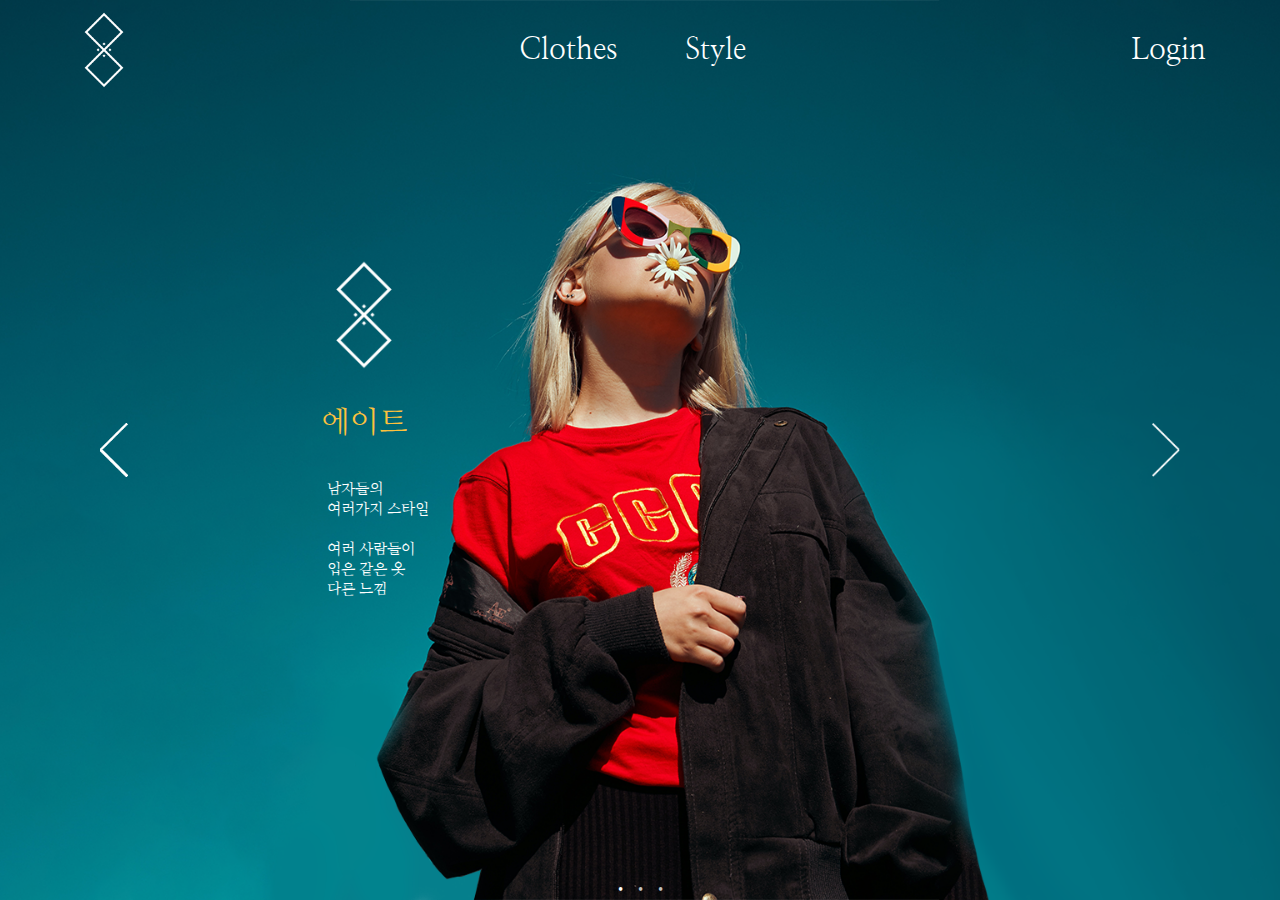
<file: index.html>
<!DOCTYPE html>
<html lang="en">
<head>
    <meta charset="UTF-8">
    <meta http-equiv="X-UA-Compatible" content="IE=edge">
    <meta name="viewport" content="width=device-width, initial-scale=1.0">
    <title>에이트</title>
    <link rel="stylesheet" href="index.css">
</head>
<body>
    <div class = "container">
        <div class="header">
            <div class="logo"></div>
            <div class="nav">
                <ul class = "center">
                    <li><a href="clothes.html">Clothes</a></li>
                    <li><a href="style.html">Style</a></li>
                 </div>
                 </ul>
                 <div class="right">
                 <ul>
                    <li><a href="login.html"id ="login">Login</a></li>
             </ul>
         </div>
           
               
           </div>

    <div class="slide slide_wrap">
        <div class="slide_item">
            <div class="hero">
                <div class="logo2"></div>
                <div class= "eight">에이트</div>
                <span class="text1">
                 남자들의<br>
               여러가지 스타일
               <br><br>
               여러 사람들이 <br>
               입은 같은 옷<br>
               다른 느낌
                 
               </span>
                </div>
        </div>
        <div class="slide_item">
            <div class="hero2">
               
                <div class= "clothes">Clothes</div>
                <div class= "combination">combination</div>
                <span class="text2">
                 여러 사람들이 입은<br>
               같은 옷, 다른느낌
               </span>
               <div class = "viewmore"onclick="location.href='clothes.html';">view more</div>
               <div class = "box"onclick="location.href='clothes.html';"></div>
               <div class = "hwas"onclick="location.href='clothes.html';"></div>
                </div>
        </div>
        <div class="slide_item">
            <div class="hero3">
               
                <div class= "style">Style</div>
                <div class= "introduce">5 type</div>
                <span class="text3">
                남자들의 스타일<br>
               소개 및 쇼핑몰 추천
               </span>
               <div class = view>
               <div class = "viewmore2"onclick="location.href='style.html';">view more</div>
               <div class = "box2"onclick="location.href='style.html';"></div>
               <div class = "hwas2"onclick="location.href='style.html';"></div>
            </div>
                </div>
        </div>
       
        <div class="slide_prev_button slide_button"></div>
        <div class="slide_next_button slide_button"></div>
        <ul class="slide_pagination"></ul>
      </div>
    
  </div>    
   <script src="index.js"></script>
</body>
</html>
</file>
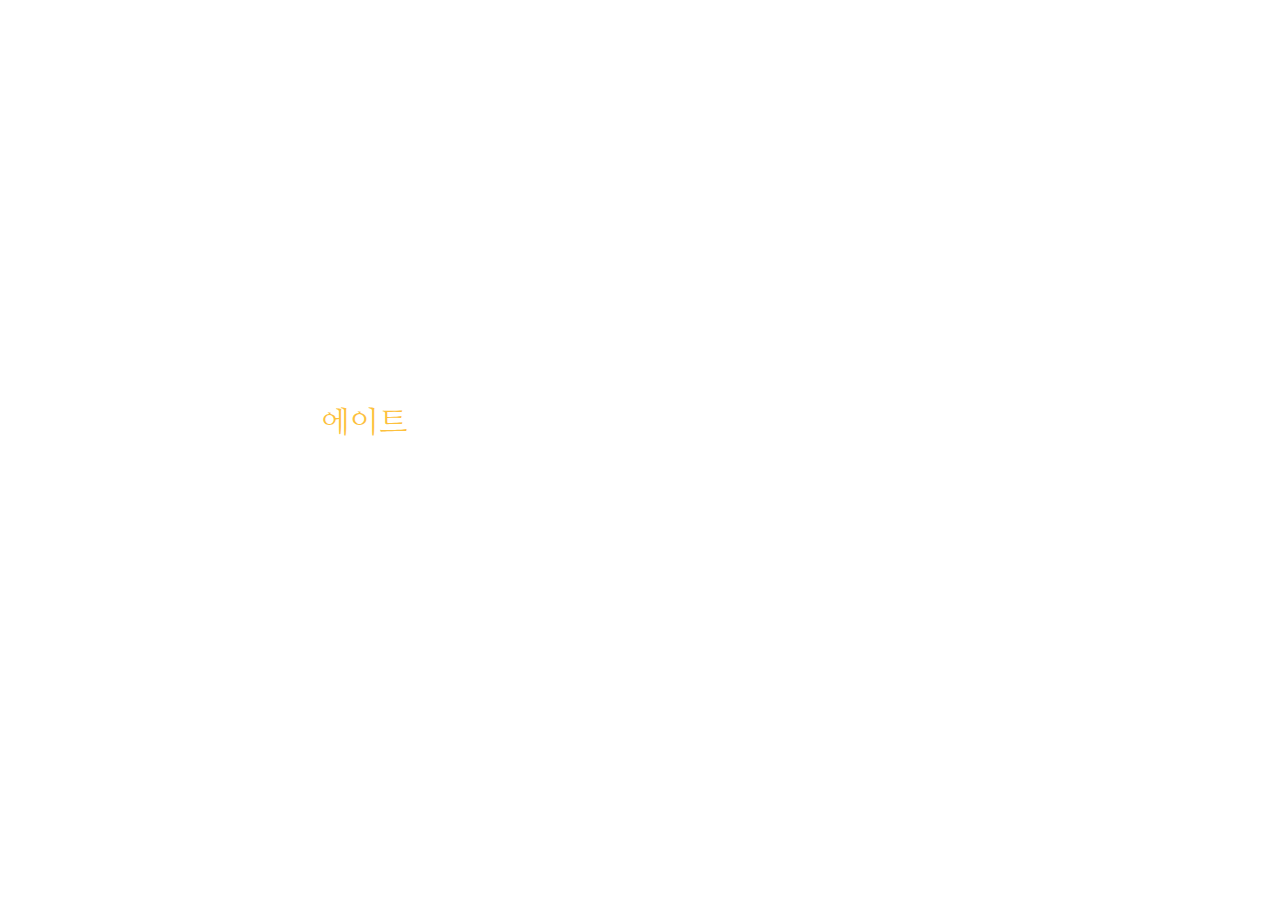
<file: index2.html>
<!DOCTYPE html>
<html lang="en">
<head>
    <meta charset="UTF-8">
    <meta http-equiv="X-UA-Compatible" content="IE=edge">
    <meta name="viewport" content="width=device-width, initial-scale=1.0">
    <title>에이트</title>
    <link rel="stylesheet" href="index.css">
</head>
<body>
    
    
   <div class = "container">
    <div class="header">
        <div class="logo"></div>
        <div class="nav">
            <ul class = "center">
                <li><a href="clothes.html">Clothes</a></li>
                <li><a href="style.html">Style</a></li>
             </div>
             </ul>
             <div class="right">
             <ul>
                <li><a href="login.html"id ="login">Login</a></li>
         </ul>
     </div>
       
           
       </div>
      <div id = "slideshow">
        <div class="inner">
       <div class="hero">
           <div class="logo2"></div>
           <div class= "eight">에이트</div>
           <span class="text1">
            남자들의<br>
          여러가지 스타일
          <br><br>
          여러 사람들이 <br>
          입은 같은 옷<br>
          다른 느낌
            
          </span>
           </div>
       </div>
       

       <div class="prev"></div>
       <div class="next"></div>
       </div>
   </div>
</body>
</html>
</file>
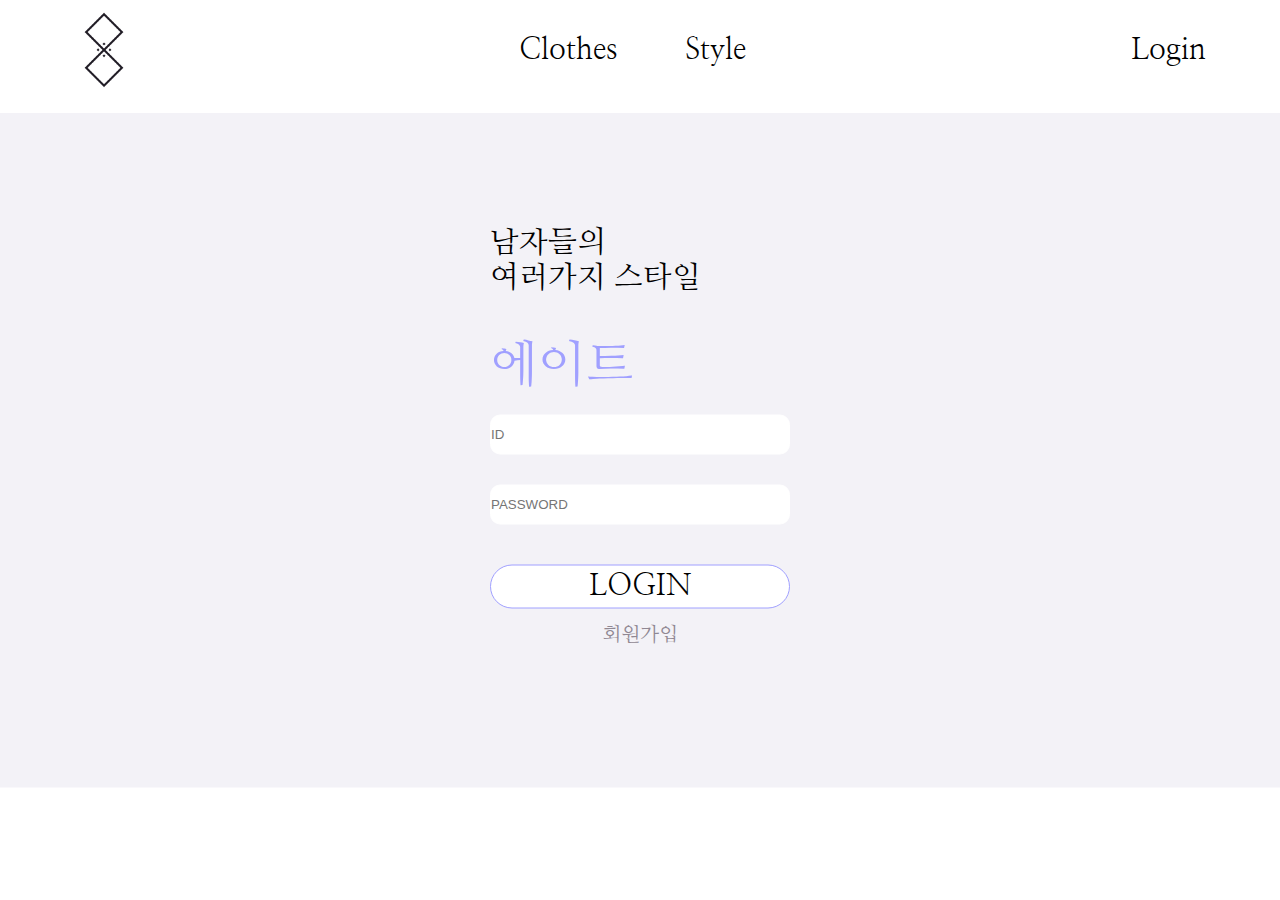
<file: login.html>
<!DOCTYPE html>
<html lang="en">
<head>
    <meta charset="UTF-8">
    <meta http-equiv="X-UA-Compatible" content="IE=edge">
    <meta name="viewport" content="width=device-width, initial-scale=1.0">
    <title>에이트</title>
    <link rel="stylesheet" href="login.css">
    <script src="./login.js" type="text/javascript"></script>
</head>
<body>   
   <div class = "container">
    <div class="header">
        <div class="logo"onclick="location.href='index.html';"></div>
        <div class="nav">
            <ul class = "center">
                <li><a href="clothes.html">Clothes</a></li>
                <li><a href="style.html">Style</a></li>
             </div>
             </ul>
             <div class="right">
             <ul>
                <li><a href="login.html"id ="login">Login</a></li>
         </ul>
     </div>       
      </div>
      <div id = "slideshow">
       <div class="hero"> 
        <div id="container" class="main_container">
            <div style="padding: 20px;"></div>
            <div class="login_center">
            <div class="login_container">
                <div class="form_container">
                    <form name="login_form" action="/cookie" method="get">
                                <span class="text1">
                                    남자들의<br>
                                    여러가지 스타일</span>
                                    <div class= "eight">에이트</div>
                            <div>
                            <div>
                                <input type="text" name="username" placeholder="ID" class="form_input1"/>
                            </div>
                            <div class="form_text_alert_padding">
                                <div id="alert_username" class="form_text_alert"></div>
                            </div>
                        </div>    
                        <div>
                            <div>
                                <input type="password" name="password" placeholder="PASSWORD" class="form_input2" />
                            </div>
                            <div class="form_text_alert_padding">
                                <div id="alert_password" class="form_text_alert"></div>
                            </div>
                        </div>      
                        <div style="height: 10px;"></div>
                        <div>
                            <button type="button" class="form_submit_button" onclick="login()">LOGIN</button>
                        </div>
                    </form>
                    <div class='text3'>회원가입</div>
                </div>
            </div>
        </div>
        </div>
    </div>
    </div>   
    </div>
</body>
</html>
</file>
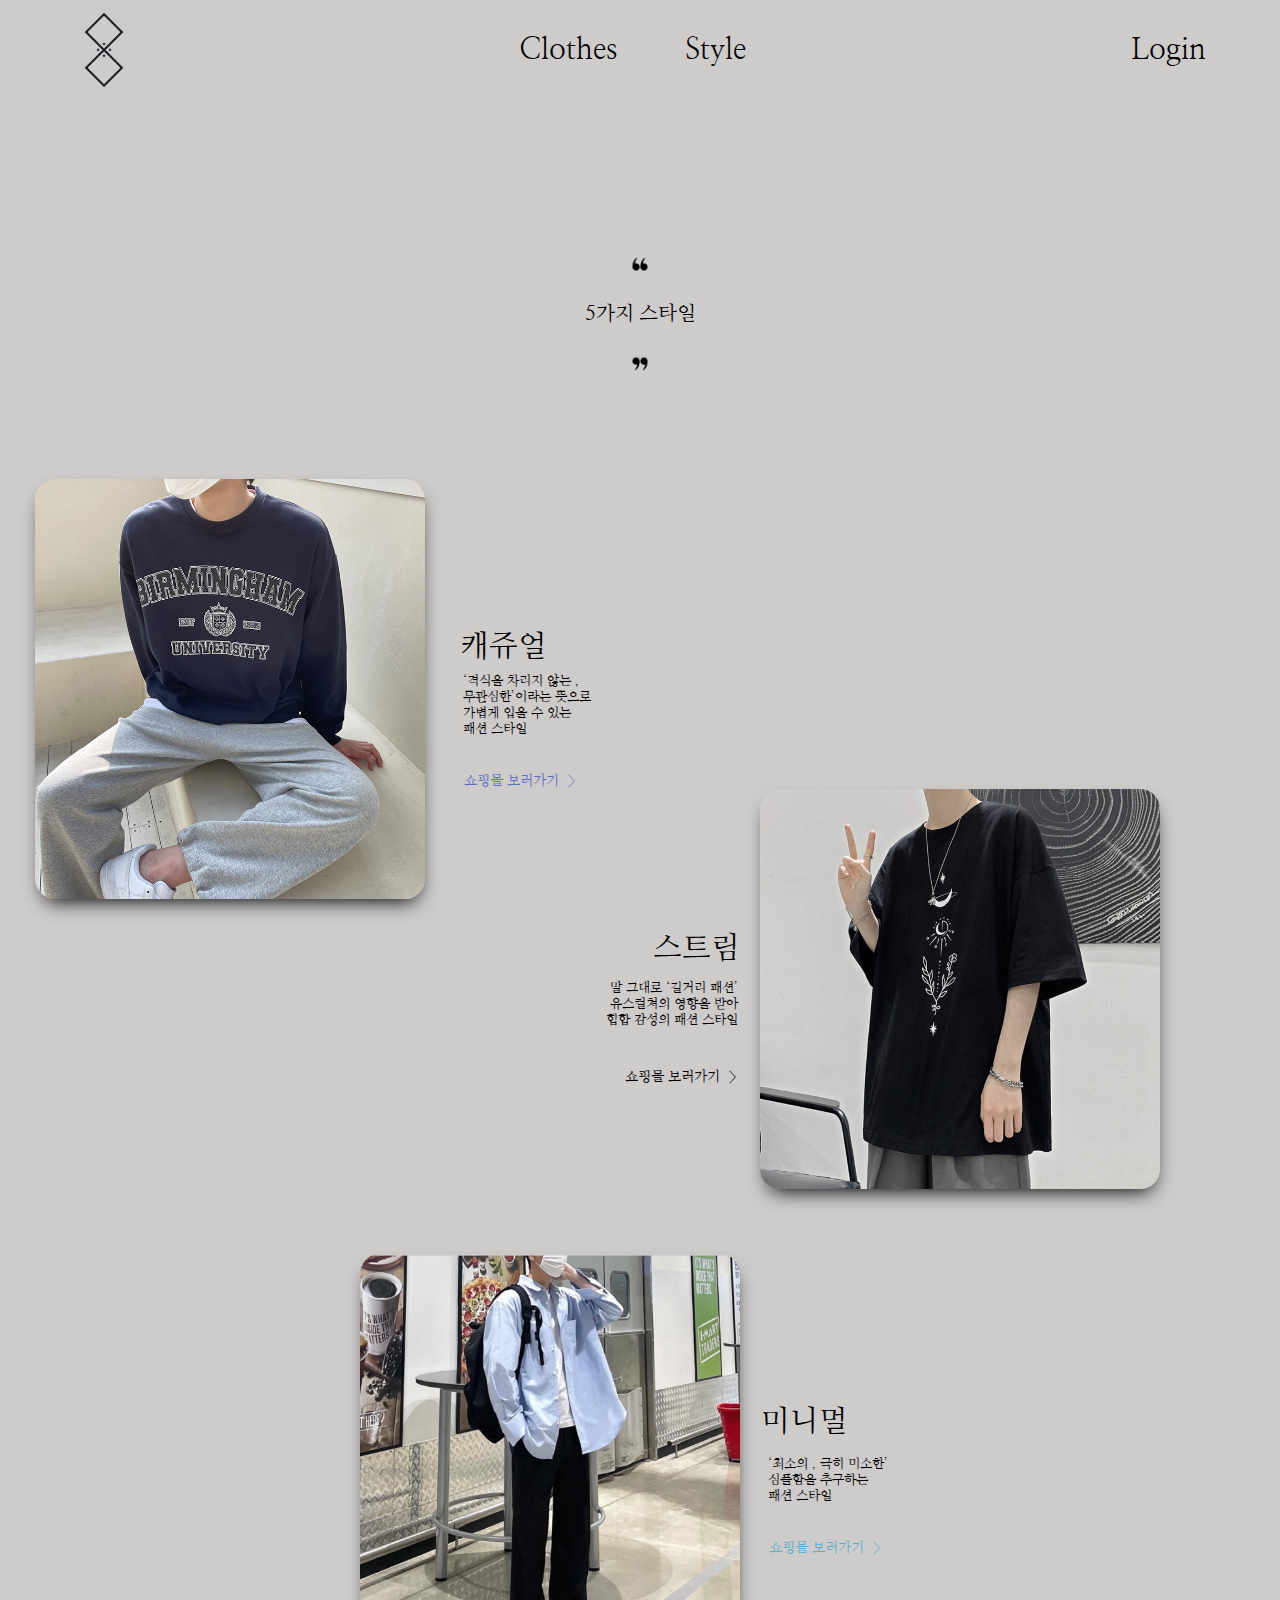
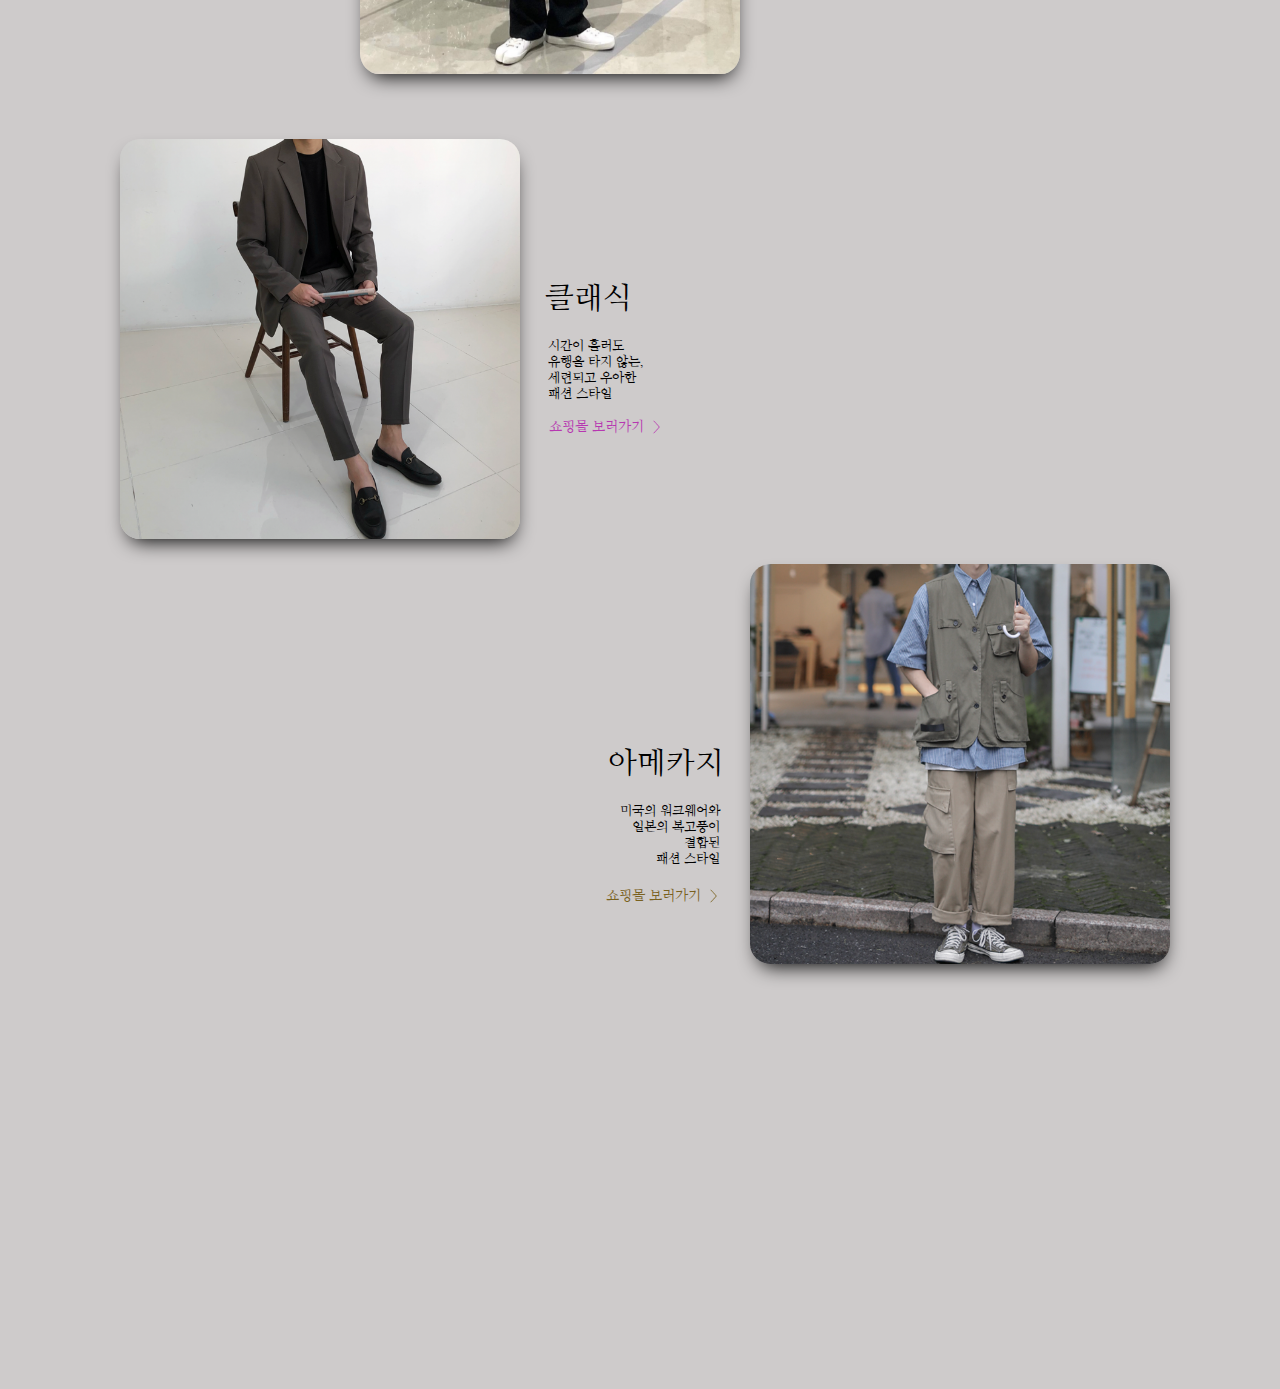
<file: style.html>
<!DOCTYPE html>
<html lang="en">
<head>
    <meta charset="UTF-8">
    <meta http-equiv="X-UA-Compatible" content="IE=edge">
    <meta name="viewport" content="width=device-width, initial-scale=1.0">
    <title>style</title>
    <link rel="stylesheet" href="style.css">
</head>
<body>
    <div class = "container">
        <div class="header">
            <div class="logo"onclick="location.href='index.html';"></div>
            <div class="nav">
                <ul class = "center">
                    <li><a href="clothes.html">Clothes</a></li>
                    <li><a href="style.html">Style</a></li>
                 </div>
                 </ul>
                 <div class="right">
                 <ul>
                    <li><a href="login.html"id ="login">Login</a></li>
             </ul>
         </div>
        </div>
  
 <div class="style">
     
         <div class="ddaup"></div>
         <div class="type_t">5가지 스타일</div>
         <div class="ddado"></div>
     
 <div class="types">
     <div class="type_c">
        <img src='image/c_im.jpeg'>
        <div class="c_name">캐쥬얼</div>
        <div class="c_p">‘격식을 차리지 않는 , <br>
            무관심한’이라는 뜻으로<br>
            가볍게 입을 수 있는<br>
            패션 스타일</div>
        <div class="c_go"onclick="location.href='style_c.html'">쇼핑몰 보러가기
        <img src='image/hw_c.png'></div>
     </div>
     <div class="type_s">
        <img src='image/720X720.jpeg'>
        <div class="s_name">스트림</div>
        <div class="s_p">말 그대로 ‘길거리 패션’<br>
            유스컬쳐의  영향을 받아 <br>
            힙합 감성의 패션 스타일</div>
        <div class="s_go"onclick="location.href='style_s.html'">쇼핑몰 보러가기
        <img src='image/hw_s.png'></div>
     </div>
     <div class="type_m">
        <img src='image/m_im.png'>
        <div class="m_name">미니멀</div>
        <div class="m_p">‘최소의 , 극히 미소한’ <br>
            심플함을 추구하는<br>
            패션 스타일
        </div>
        <div class="m_go"onclick="location.href='style_m.html'">쇼핑몰 보러가기
        <img src='image/hw_m.png'></div>
     </div>
     <div class="type_cl">
        <img src='image/cl_im.png'>
        <div class="cl_name">클래식</div>
        <div class="cl_p">시간이 흘러도<br> 
            유행을 타지 않는,<br>
            세련되고 우아한<br>
            패션 스타일
        </div>
        <div class="cl_go"onclick="location.href='style_cl.html'">쇼핑몰 보러가기
        <img src='image/hw_cl.png'></div>
     </div>
     <div class="type_a">
        <img src='image/a_im.png'>
        <div class="a_name">아메카지</div>
        <div class="a_p">미국의 워크웨어와<br>
            일본의 복고풍이<br>
            결합된<br>
            패션 스타일<br>
        </div>
        <div class="a_go"onclick="location.href='style_a.html'">쇼핑몰 보러가기
        <img src='image/hw_a.png'></div>
     </div>
 </div>
 </div>

</div>
</body>
</html>
</file>
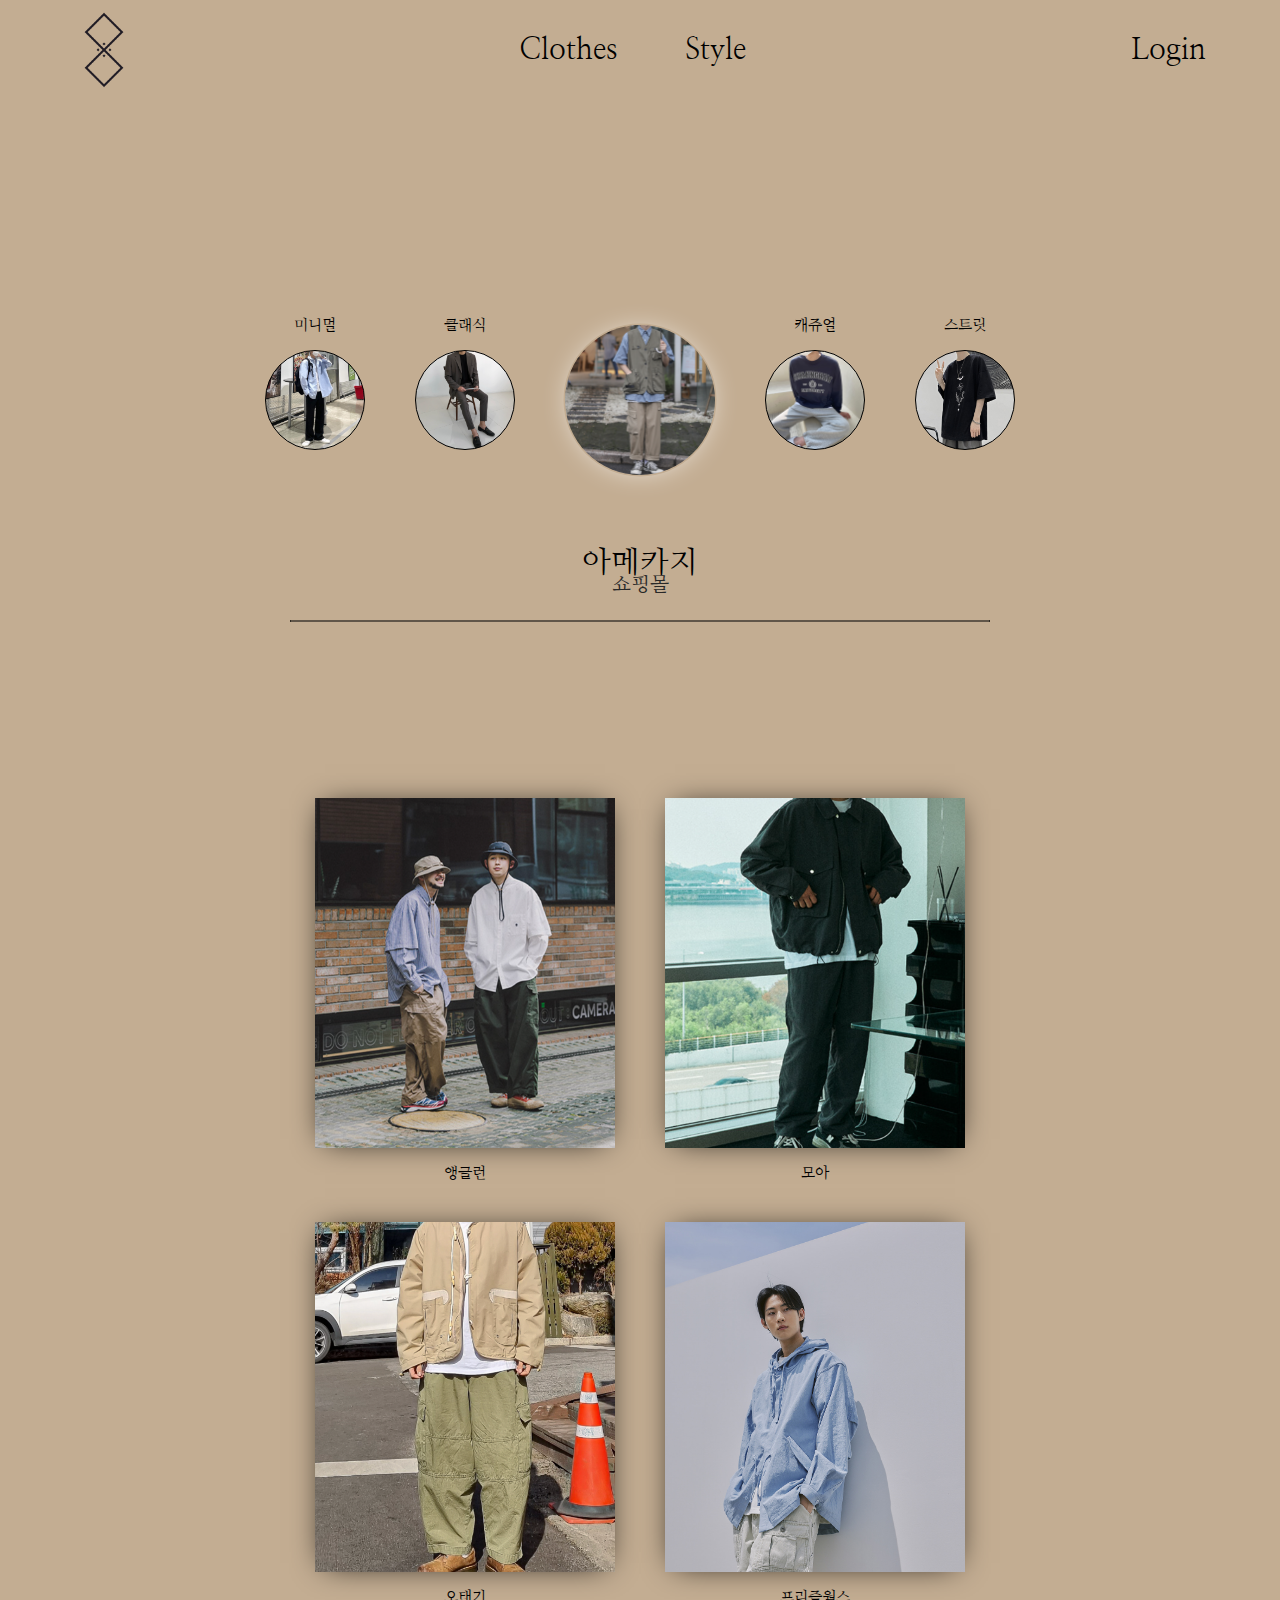
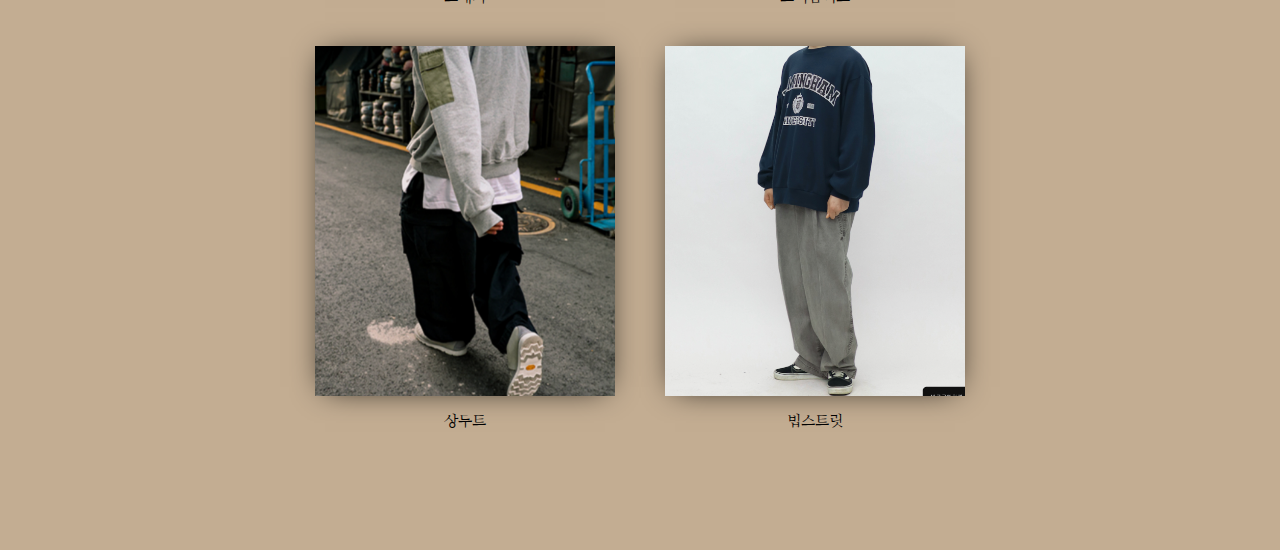
<file: style_a.html>
<!DOCTYPE html>
<html lang="en">
<head>
    <meta charset="UTF-8">
    <meta http-equiv="X-UA-Compatible" content="IE=edge">
    <meta name="viewport" content="width=device-width, initial-scale=1.0">
    <title>에이트</title>
    <link rel="stylesheet" href="style_a.css">
</head>
<body>
    <div class = "container">
        <div class="header">
            <div class="logo"onclick="location.href='index.html';"></div>
            
            <div class="nav">
                <ul class = "center">
                    <li><a href="clothes.html">Clothes</a></li>
                    <li><a href="style.html">Style</a></li>
                    
                 </div>
                 </ul>
                 <div class="right">
                 <ul>
                    <li><a href="login.html"id ="login">Login</a></li>
             </ul>
         </div>
        </div>
        <div class="casual">
            <div class="text-a">아메카지</div>
            <div class="image_a">
                <div class="imageborder"></div>
                <img src='image/a_im.png'>
                <div class="image_m"onclick="location.href='style_m.html';"></div>
                <div class="text_m">미니멀</div>
                <div class="image_cl"onclick="location.href='style_cl.html';"></div>
            <div class="text_cl">클래식</div>
            <div class="image_s"onclick="location.href='style_s.html';"></div>
            <div class="text_s">스트릿</div>
            <div class="image_c"onclick="location.href='style_c.html';"></div>
            <div class="text_c">캐쥬얼</div> 
        </div>
        
        </div>
        <div class="shoppingmall">쇼핑몰</div>
        <hr class="line"></hr>
        
      <div class="sh_box">
        <div class="sh_1"onclick="window.open('https://anglan.co.kr/')">
        <img src='image/sho/a_a.png'>
        </div>
        <div class="sh_1_text"onclick="window.open('https://anglan.co.kr/')">앵글런</div>
        
        <div class="sh_2"onclick="window.open('https://moaa-official.com/')">
            <img src='image/sho/a_m.png'>
            </div>
            <div class="sh_2_text"onclick="window.open('https://moaa-official.com/')">모아</div>
<!-- ------------------------------------------1줄--------------------------------------------------------------- -->

        <div class="sh_3"onclick="window.open('https://ohtaeki.com/')">
                <img src='image/sho/a_o.png'>
                </div>
                <div class="sh_3_text"onclick="window.open('https://ohtaeki.com/')">오태기</div>
                <div class="sh_4"onclick="window.open('https://frizm.co.kr/')">
                    <img src='image/sho/a_f.jpeg'>
                    </div>
                    <div class="sh_4_text"onclick="window.open('https://frizm.co.kr/')">프리즘웍스</div>        
<!-- ------------------------------------------2줄--------------------------------------------------------------- -->

                    <div class="sh_5"onclick="window.open('http://sansdoute.co.kr/')">
                        <img src='image/sho/a_s.png'>
                        </div>
                        <div class="sh_5_text"onclick="window.open('http://sansdoute.co.kr/')">상두트</div>
                        <div class="sh_6"onclick="window.open('http://www.vipstreet.net/')">
                            <img src='image/sho/a_v.png'>
                            </div>
                            <div class="sh_6_text"onclick="window.open('http://www.vipstreet.net/')">빕스트릿</div>        

            </div>
   

</div>
</body>
</html>
</file>
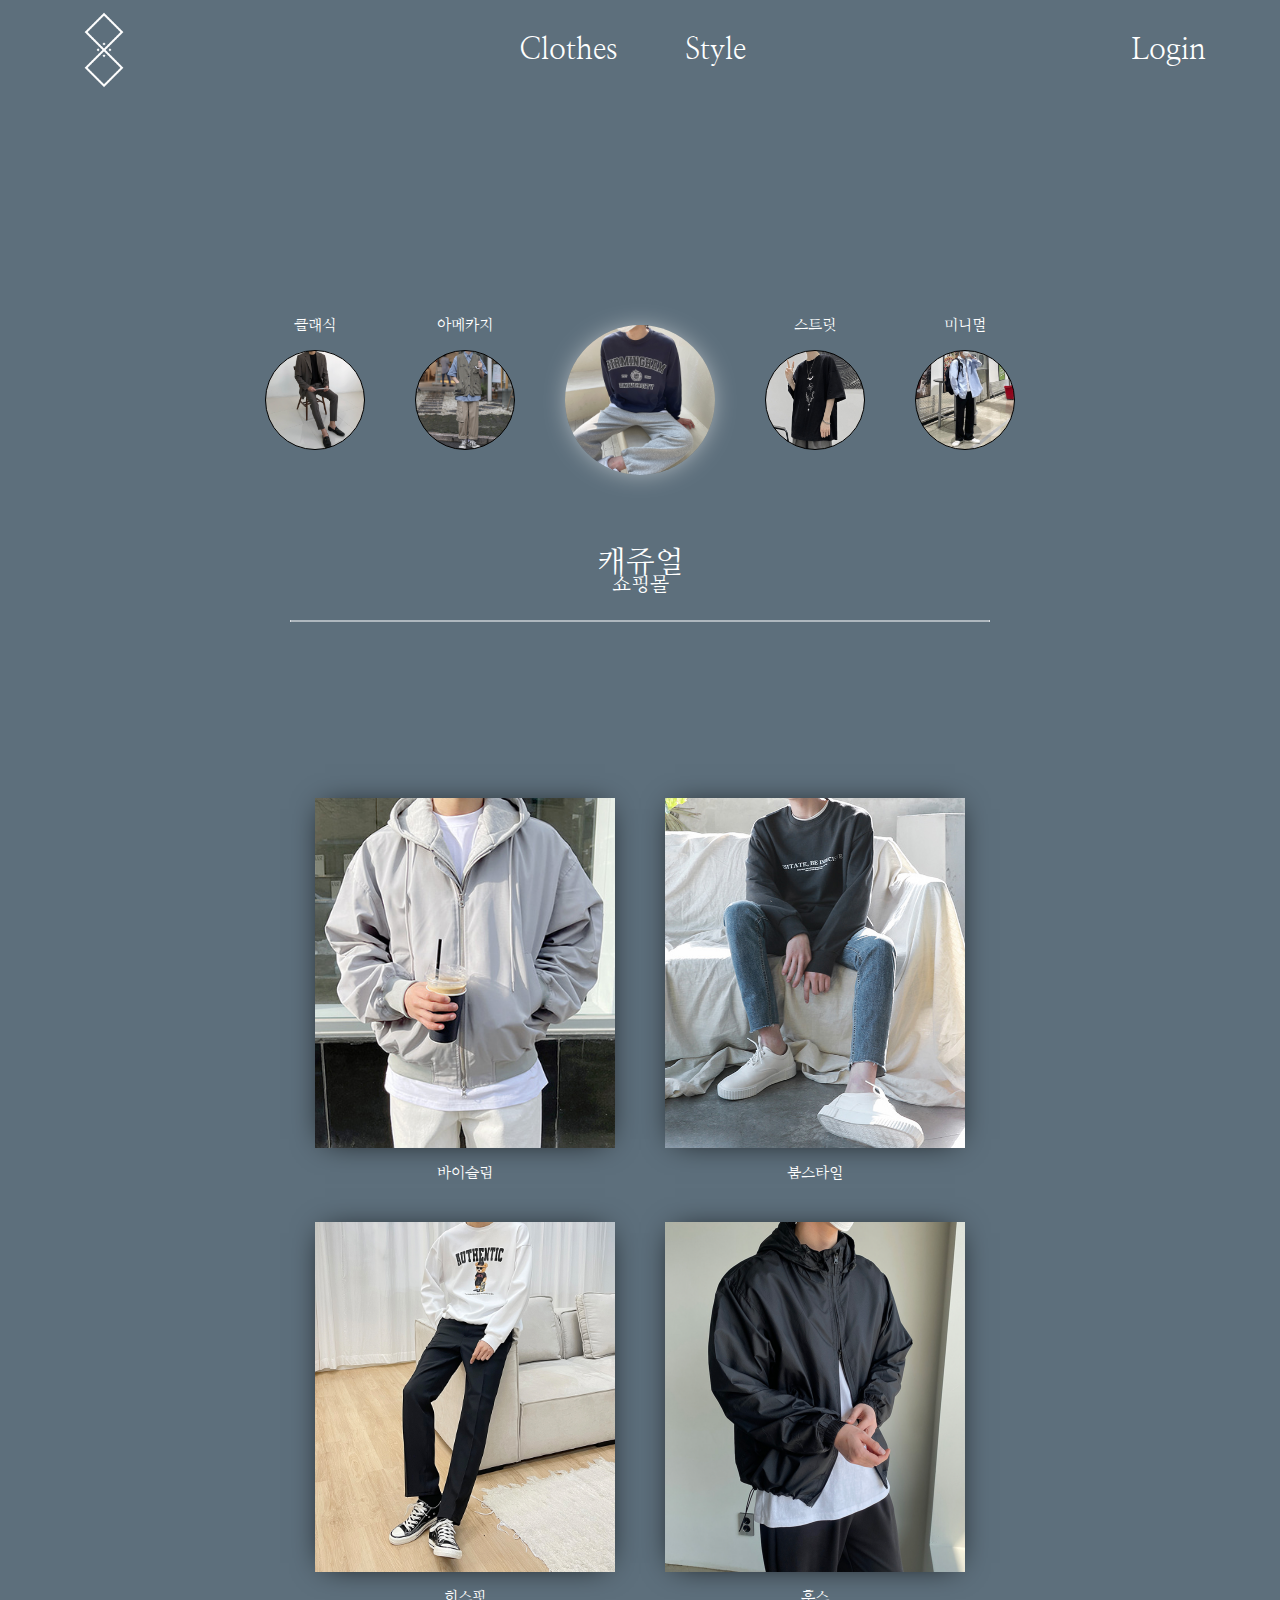
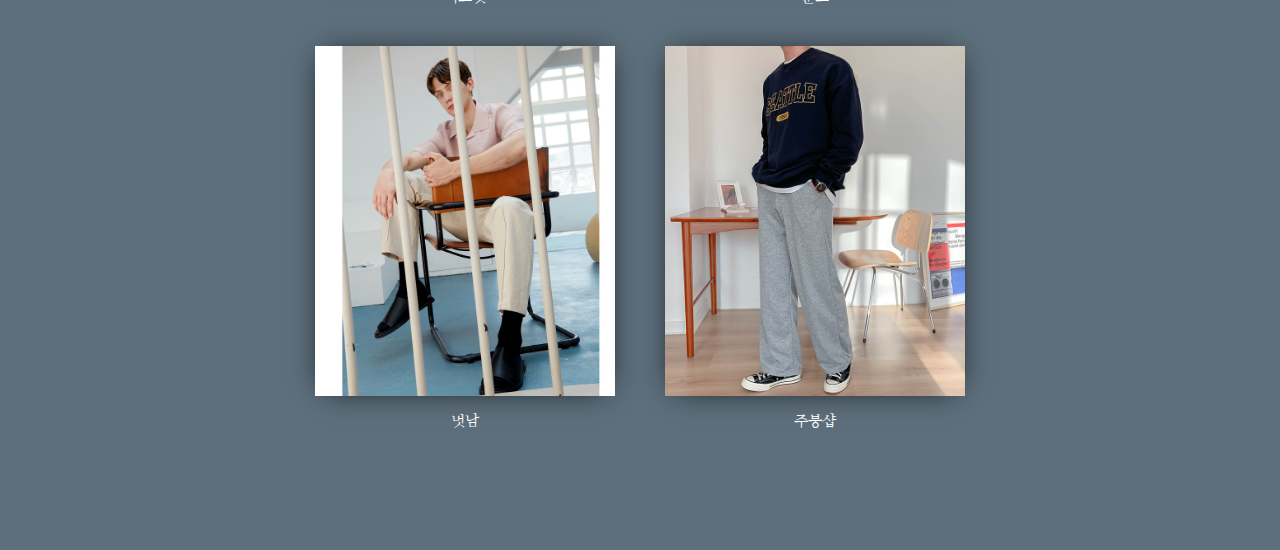
<file: style_c.html>
<!DOCTYPE html>
<html lang="en">
<head>
    <meta charset="UTF-8">
    <meta http-equiv="X-UA-Compatible" content="IE=edge">
    <meta name="viewport" content="width=device-width, initial-scale=1.0">
    <title>에이트</title>
    <link rel="stylesheet" href="style_c.css">
</head>
<body>
    <div class = "container">
        <div class="header">
            <div class="logo"onclick="location.href='index.html';"></div>
            <div class="nav">
                <ul class = "center">
                    <li><a href="clothes.html">Clothes</a></li>
                    <li><a href="style.html">Style</a></li>
                 </div>
                 </ul>
                 <div class="right">
                 <ul>
                    <li><a href="login.html"id ="login">Login</a></li>
             </ul>
         </div>
        </div>
        <div class="casual">
            <div class="text-c">캐쥬얼</div>
            <div class="image_c">
                <div class="image_a"onclick="location.href='style_a.html';"></div>
                <div class="text_a">아메카지</div>
                <div class="image_cl"onclick="location.href='style_cl.html';"></div>
            <div class="text_cl">클래식</div>
            <div class="image_m"onclick="location.href='style_m.html';"></div>
            <div class="text_m">미니멀</div>
            <div class="image_s"onclick="location.href='style_s.html';"></div>
            <div class="text_s">스트릿</div> 
        </div>
        
        </div>
        <div class="shoppingmall">쇼핑몰</div>
        <hr class="line"></hr>
        
      <div class="sh_box">
        <div class="sh_1"onclick="window.open('https://www.byslim.com/')">
        <img src='image/sho/c_by.png'>
        </div>
        <div class="sh_1_text"onclick="window.open('https://www.byslim.com/')">바이슬림</div>
        
        <div class="sh_2"onclick="window.open('https://www.boom-style.com/')">
            <img src='image/sho/c_bo.png'>
            </div>
            <div class="sh_2_text"onclick="window.open('https://www.boom-style.com/')">붐스타일</div>
<!-- ------------------------------------------1줄--------------------------------------------------------------- -->

        <div class="sh_3"onclick="window.open('https://hisfit.co.kr/')">
                <img src='image/sho/c_his.png'>
                </div>
                <div class="sh_3_text"onclick="window.open('https://hisfit.co.kr/')">히스핏</div>
                <div class="sh_4"onclick="window.open('https://hun-s.com/')">
                    <img src='image/sho/c_hu.png'>
                    </div>
                    <div class="sh_4_text"onclick="window.open('https://hun-s.com/')">훈스</div>        
<!-- ------------------------------------------2줄--------------------------------------------------------------- -->

                    <div class="sh_5"onclick="window.open('https://mutnam.com/')">
                        <img src='image/sho/c_mu.jpeg'>
                        </div>
                        <div class="sh_5_text"onclick="window.open('https://mutnam.com/')">멋남</div>
                        <div class="sh_6"onclick="window.open('https://jb-shop.kr/')">
                            <img src='image/sho/c_jb.jpeg'>
                            </div>
                            <div class="sh_6_text"onclick="window.open('https://jb-shop.kr/')">주붕샵</div>        

            </div>
   

</div>
</body>
</html>
</file>
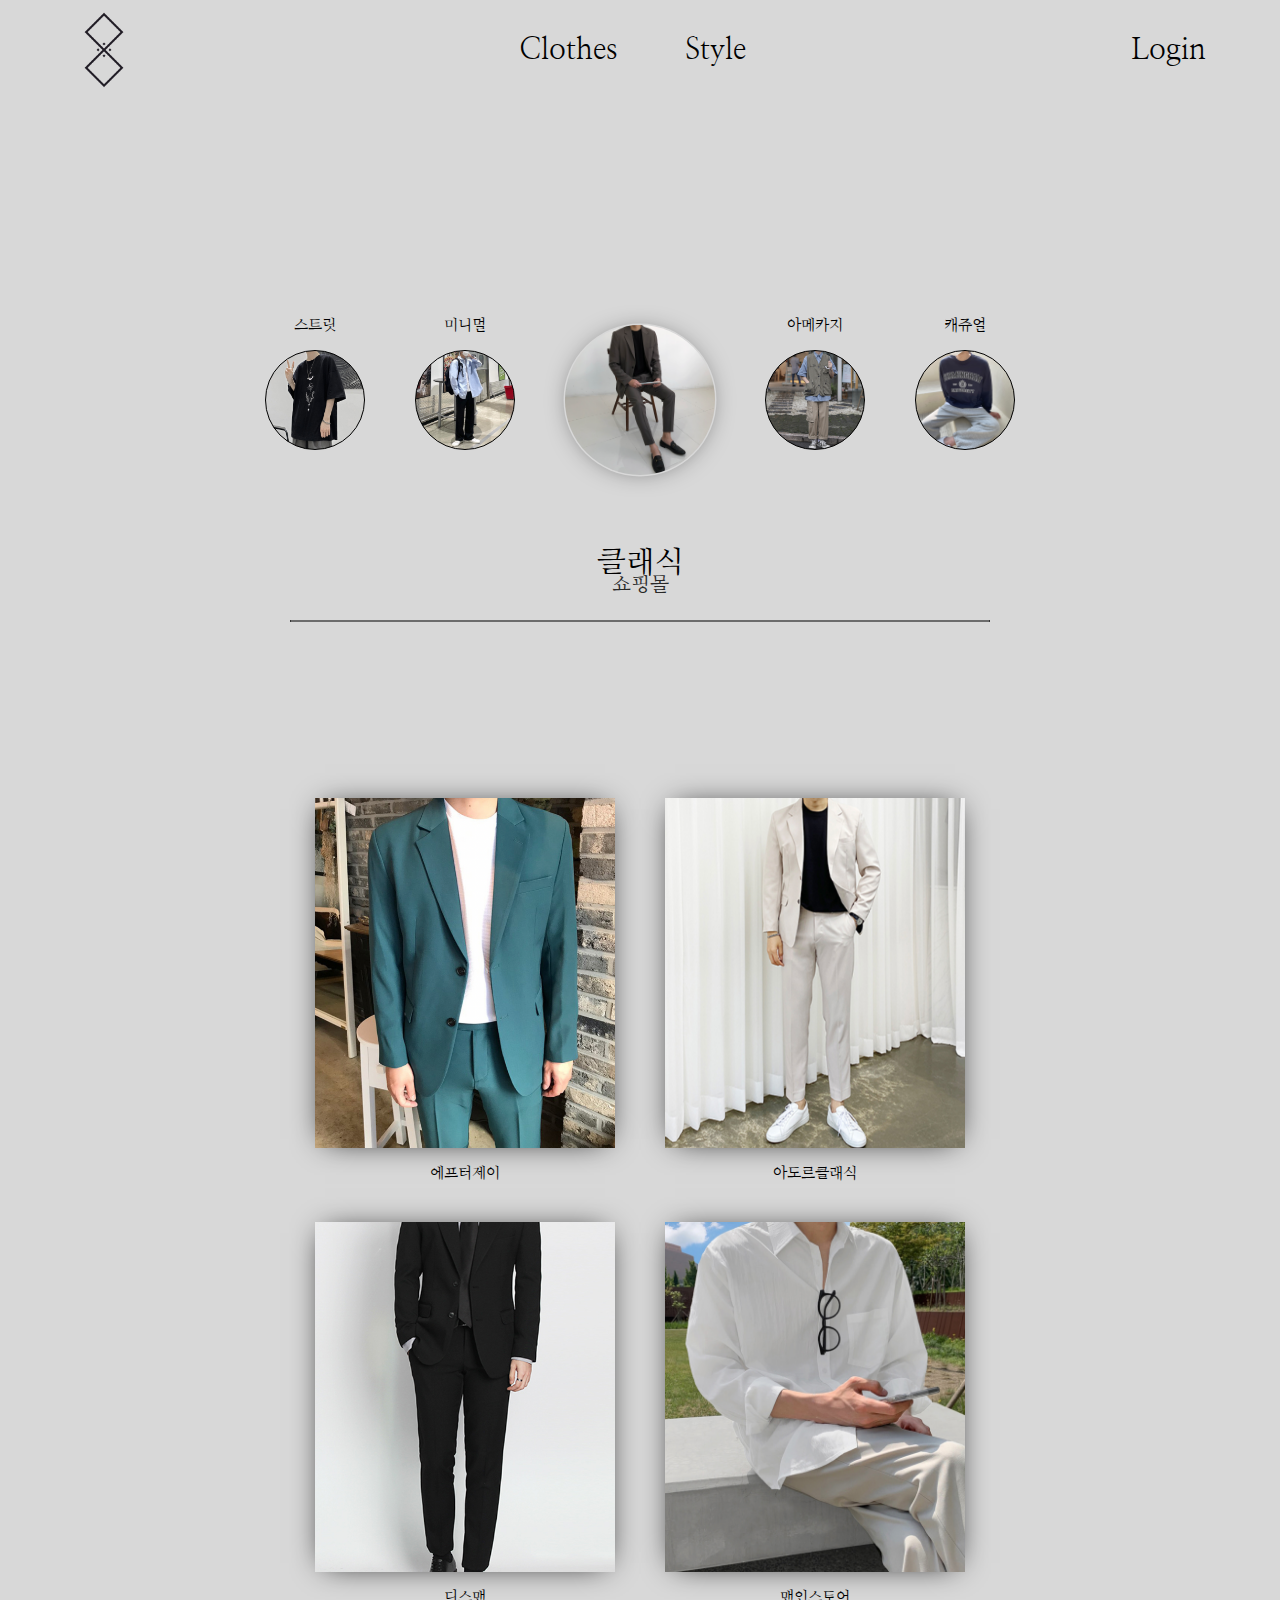
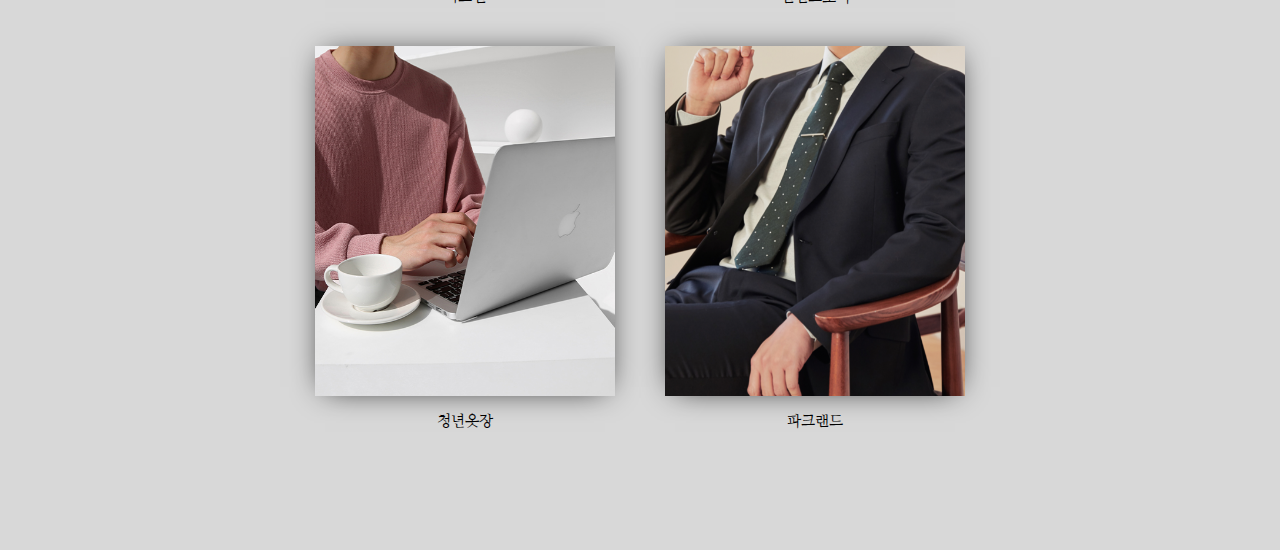
<file: style_cl.html>
<!DOCTYPE html>
<html lang="en">
<head>
    <meta charset="UTF-8">
    <meta http-equiv="X-UA-Compatible" content="IE=edge">
    <meta name="viewport" content="width=device-width, initial-scale=1.0">
    <title>에이트</title>
    <link rel="stylesheet" href="style_cl.css">
</head>
<body>
    <div class = "container">
        <div class="header">
            <div class="logo"onclick="location.href='index.html';"></div>
            <div class="nav">
                <ul class = "center">
                    <li><a href="clothes.html">Clothes</a></li>
                    <li><a href="style.html">Style</a></li>
                 </div>
                 </ul>
                 <div class="right">
                 <ul>
                    <li><a href="login.html"id ="login">Login</a></li>
             </ul>
         </div>
        </div>
        <div class="casual">
            <div class="text-cl">클래식</div>
            <div class="image_cl">
                <div class="imageborder"></div>
                <img src='image/cl_im.png'>
                <div class="image_a"onclick="location.href='style_a.html';"></div>
                <div class="text_a">아메카지</div>
                <div class="image_m"onclick="location.href='style_m.html';"></div>
            <div class="text_m">미니멀</div>
            <div class="image_s"onclick="location.href='style_s.html';"></div>
            <div class="text_s">스트릿</div>
            <div class="image_c"onclick="location.href='style_c.html';"></div>
            <div class="text_c">캐쥬얼</div> 
        </div>
        
        </div>
        <div class="shoppingmall">쇼핑몰</div>
        <hr class="line"></hr>
        
      <div class="sh_box">
        <div class="sh_1"onclick="window.open('https://www.afterj.co.kr/')">
        <img src='image/sho/cl_a.png'>
        </div>
        <div class="sh_1_text"onclick="window.open('https://www.afterj.co.kr/')">에프터제이</div>
        
        <div class="sh_2"onclick="window.open('http://adoreclassic.com/')">
            <img src='image/sho/cl_ad.png'>
            </div>
            <div class="sh_2_text"onclick="window.open('http://adoreclassic.com/')">아도르클래식</div>
<!-- ------------------------------------------1줄--------------------------------------------------------------- -->

        <div class="sh_3"onclick="window.open('http://thisbrand.cafe24.com/')">
                <img src='image/sho/cl_t.jpeg'>
                </div>
                <div class="sh_3_text"onclick="window.open('http://thisbrand.cafe24.com/')">디스맨</div>
                <div class="sh_4"onclick="window.open('https://maninstore.co.kr/')">
                    <img src='image/sho/cl_m.jpeg'>
                    </div>
                    <div class="sh_4_text"onclick="window.open('https://maninstore.co.kr/')">맨인스토어</div>        
<!-- ------------------------------------------2줄--------------------------------------------------------------- -->

                    <div class="sh_5"onclick="window.open('http://www.ycloset.com/')">
                        <img src='image/sho/cl_y.png'>
                        </div>
                        <div class="sh_5_text"onclick="window.open('http://www.ycloset.com/')">청년옷장</div>
                        <div class="sh_6"onclick="window.open('http://www.parkland.co.kr/')">
                            <img src='image/sho/cl_p.png'>
                            </div>
                            <div class="sh_6_text"onclick="window.open('http://www.parkland.co.kr/')">파크랜드</div>        

            </div>
   

</div>
</body>
</html>
</file>
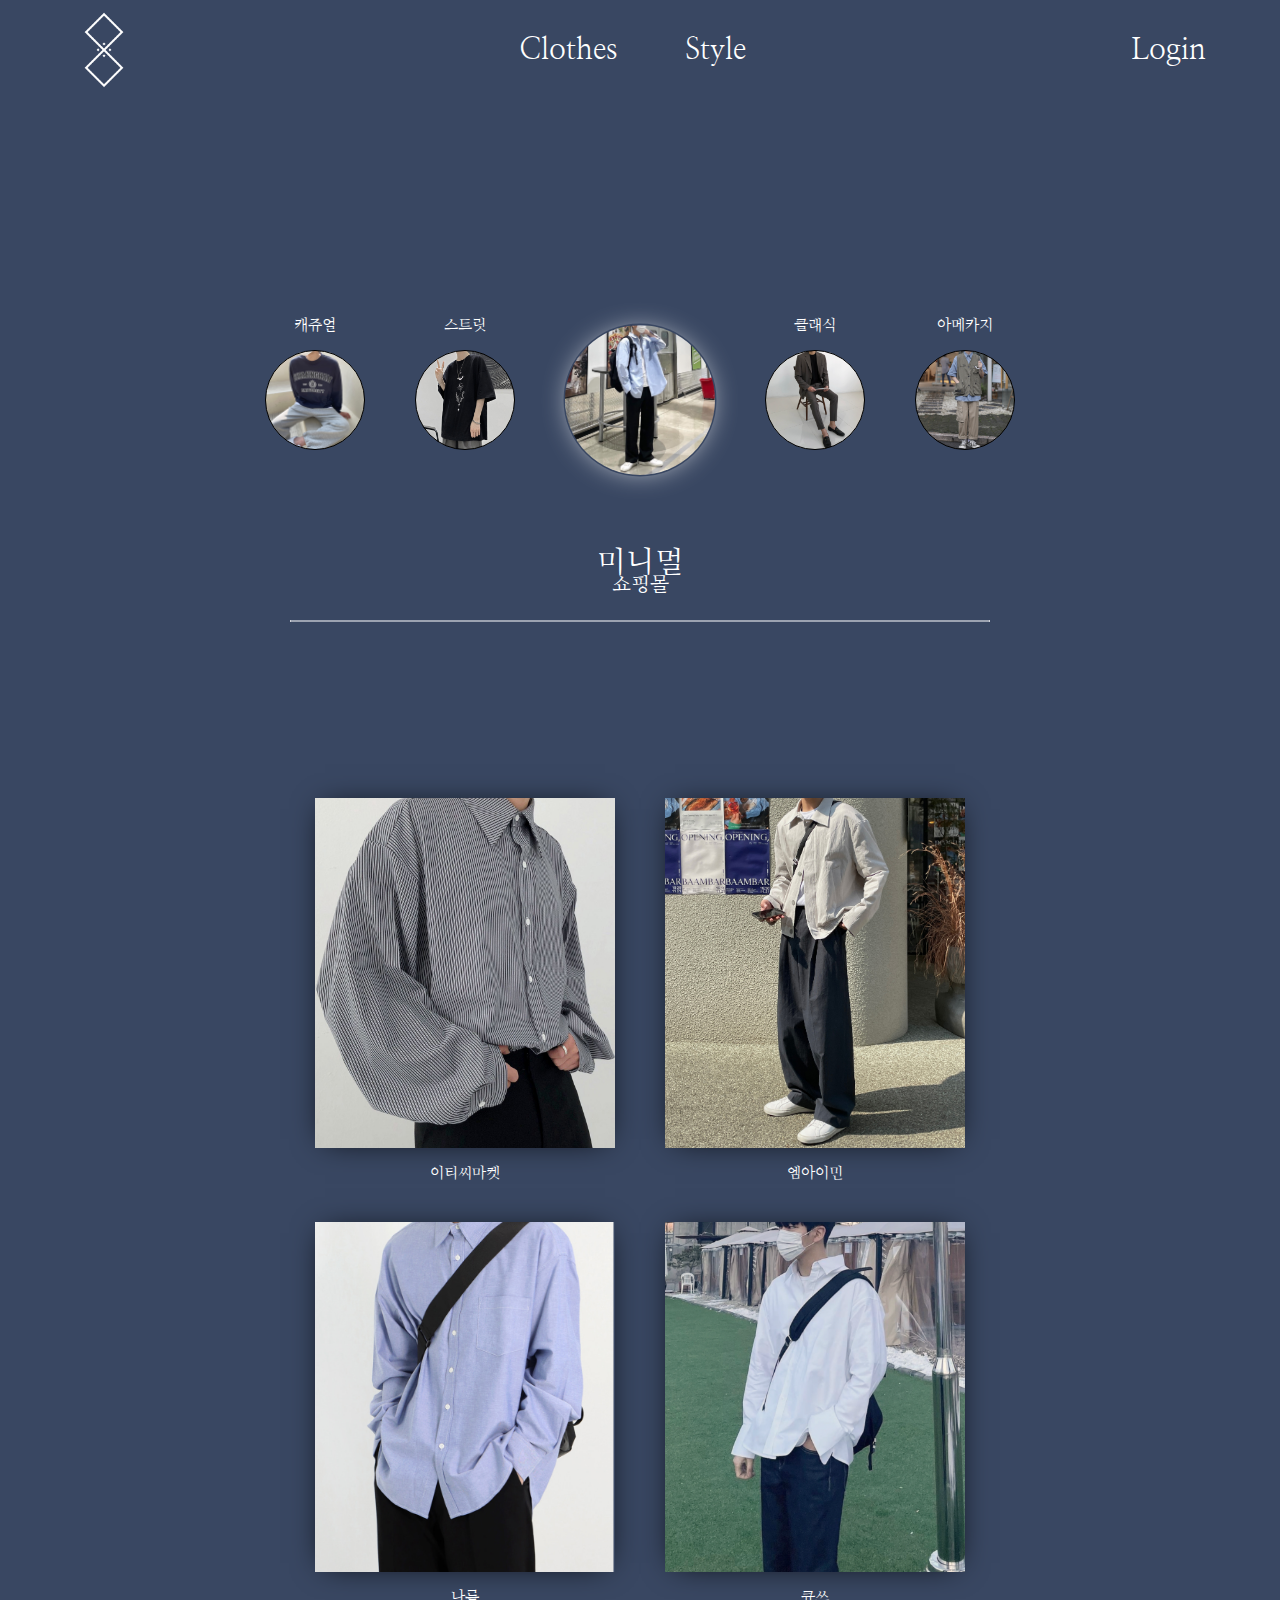
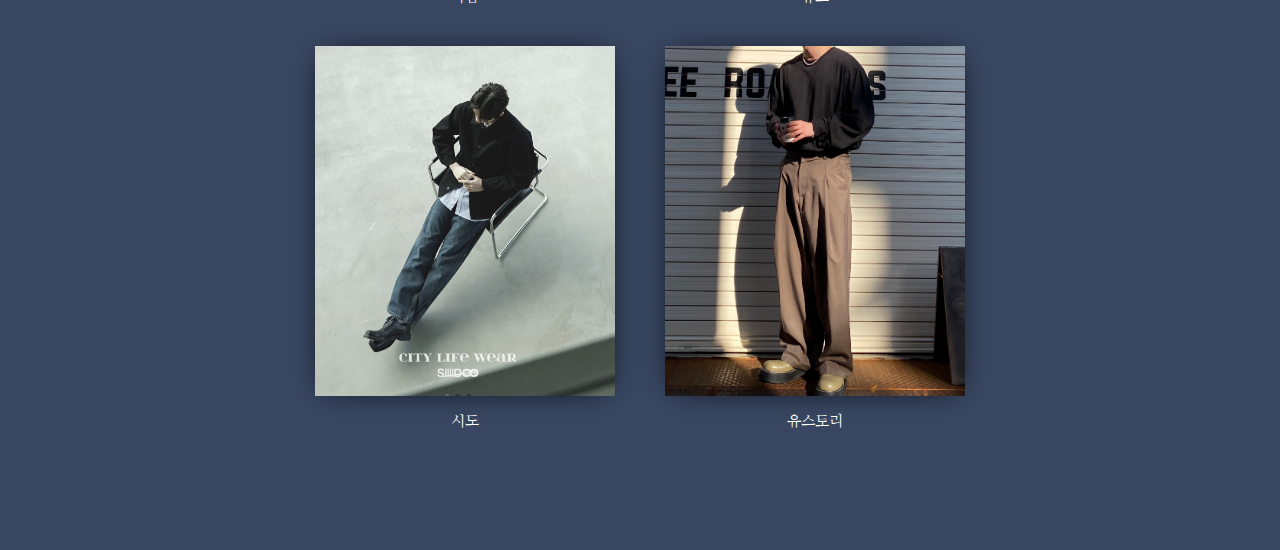
<file: style_m.html>
<!DOCTYPE html>
<html lang="en">
<head>
    <meta charset="UTF-8">
    <meta http-equiv="X-UA-Compatible" content="IE=edge">
    <meta name="viewport" content="width=device-width, initial-scale=1.0">
    <title>에이트</title>
    <link rel="stylesheet" href="style_m.css">
</head>
<body>
    <div class = "container">
        <div class="header">
            <div class="logo"onclick="location.href='index.html';"></div>
            <div class="nav">
                <ul class = "center">
                    <li><a href="clothes.html">Clothes</a></li>
                    <li><a href="style.html">Style</a></li>
                 </div>
                 </ul>
                 <div class="right">
                 <ul>
                    <li><a href="login.html"id ="login">Login</a></li>
             </ul>
         </div>
        </div>
        <div class="casual">
            <div class="text-m">미니멀</div>
            <div class="image_m">
                <div class="imageborder"></div>
                <img src='image/m_im.png'>
                <div class="image_a"onclick="location.href='style_a.html';"></div>
                <div class="text_a">아메카지</div>
                <div class="image_cl"onclick="location.href='style_cl.html';"></div>
            <div class="text_cl">클래식</div>
            <div class="image_s"onclick="location.href='style_s.html';"></div>
            <div class="text_s">스트릿</div>
            <div class="image_c"onclick="location.href='style_c.html';"></div>
            <div class="text_c">캐쥬얼</div> 
        </div>
        
        </div>
        <div class="shoppingmall">쇼핑몰</div>
        <hr class="line"></hr>
        
      <div class="sh_box">
        <div class="sh_1"onclick="window.open('http://www.etcmarket.co.kr/')">
        <img src='image/sho/m_e.png'>
        </div>
        <div class="sh_1_text"onclick="window.open('http://www.etcmarket.co.kr/')">이티씨마켓</div>
        
        <div class="sh_2"onclick="window.open('https://mi-min.com/')">
            <img src='image/sho/m_m.jpeg'>
            </div>
            <div class="sh_2_text"onclick="window.open('https://mi-min.com/')">엠아이민</div>
<!-- ------------------------------------------1줄--------------------------------------------------------------- -->

        <div class="sh_3"onclick="window.open('https://www.nareum.co.kr/')">
                <img src='image/sho/m_n.png'>
                </div>
                <div class="sh_3_text"onclick="window.open('https://www.nareum.co.kr/')">나름</div>
                <div class="sh_4"onclick="window.open('https://m.qss.seoul.kr/')">
                    <img src='image/sho/m_q.png'>
                    </div>
                    <div class="sh_4_text"onclick="window.open('https://m.qss.seoul.kr/')">큐쓰</div>        
<!-- ------------------------------------------2줄--------------------------------------------------------------- -->

                    <div class="sh_5"onclick="window.open('https://siiiido.com/')">
                        <img src='image/sho/m_s.png'>
                        </div>
                        <div class="sh_5_text"onclick="window.open('https://siiiido.com/')">시도</div>
                        <div class="sh_6"onclick="window.open('https://youthtory.kr/')">
                            <img src='image/sho/m_y.jpeg'>
                            </div>
                            <div class="sh_6_text"onclick="window.open('https://youthtory.kr/')">유스토리</div>        

            </div>
   

</div>
</body>
</html>
</file>
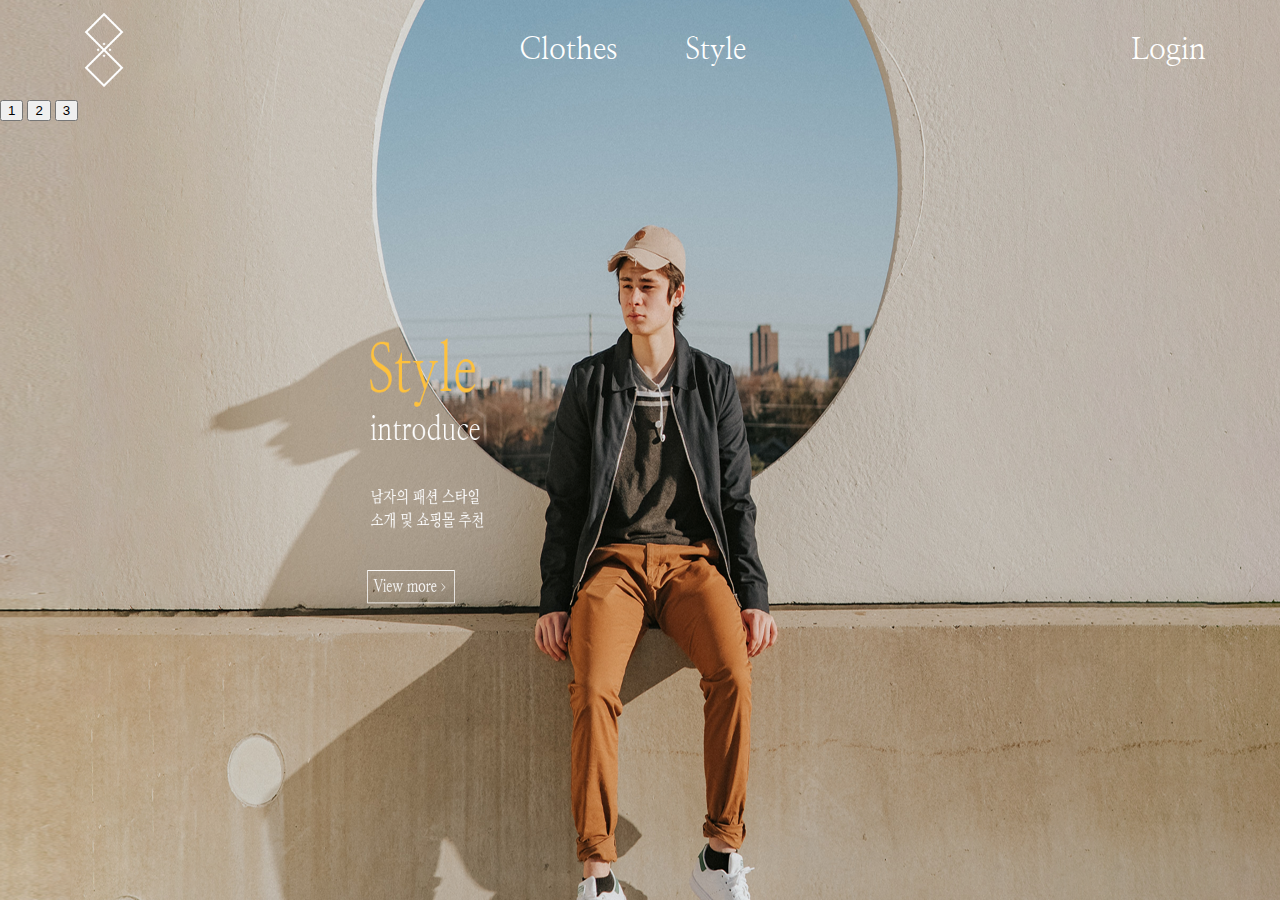
<file: test.html>
<!DOCTYPE html>
<html lang="en">
<head>
    <meta charset="UTF-8">
    <meta http-equiv="X-UA-Compatible" content="IE=edge">
    <meta name="viewport" content="width=device-width, initial-scale=1.0">
    <title>Document</title> 
    <link href="test.css" rel="stylesheet">
</head>
<body style = "margin: 0">

    <div class = "container">
        <div class="header">
            <div class="logo"></div>
            <div class="nav">
                <ul class = "center">
                    <li><a href="clothes.html">Clothes</a></li>
                    <li><a href="style.html">Style</a></li>
                 </div>
                 </ul>
                 <div class="right">
                 <ul>
                    <li><a href="login.html"id ="login">Login</a></li>
             </ul>
         </div>
           
               
           </div>
    
    <div style = "overflow: hidden">
  <div class = "container">
    <div class="inner">
        <img src='image/model1.png'>
    </div>
    <div class="inner">
        <img src='image/model2_1.png'>
    </div>
    <div class="inner">
        <img src='image/model3_1.png'>
    </div>
    
</div>
</div>

<button class="btn1">1</button>
<button class="btn2">2</button>
<button class="btn3">3</button>

<script src="tests.js"></script>
</body>
</html>
</file>
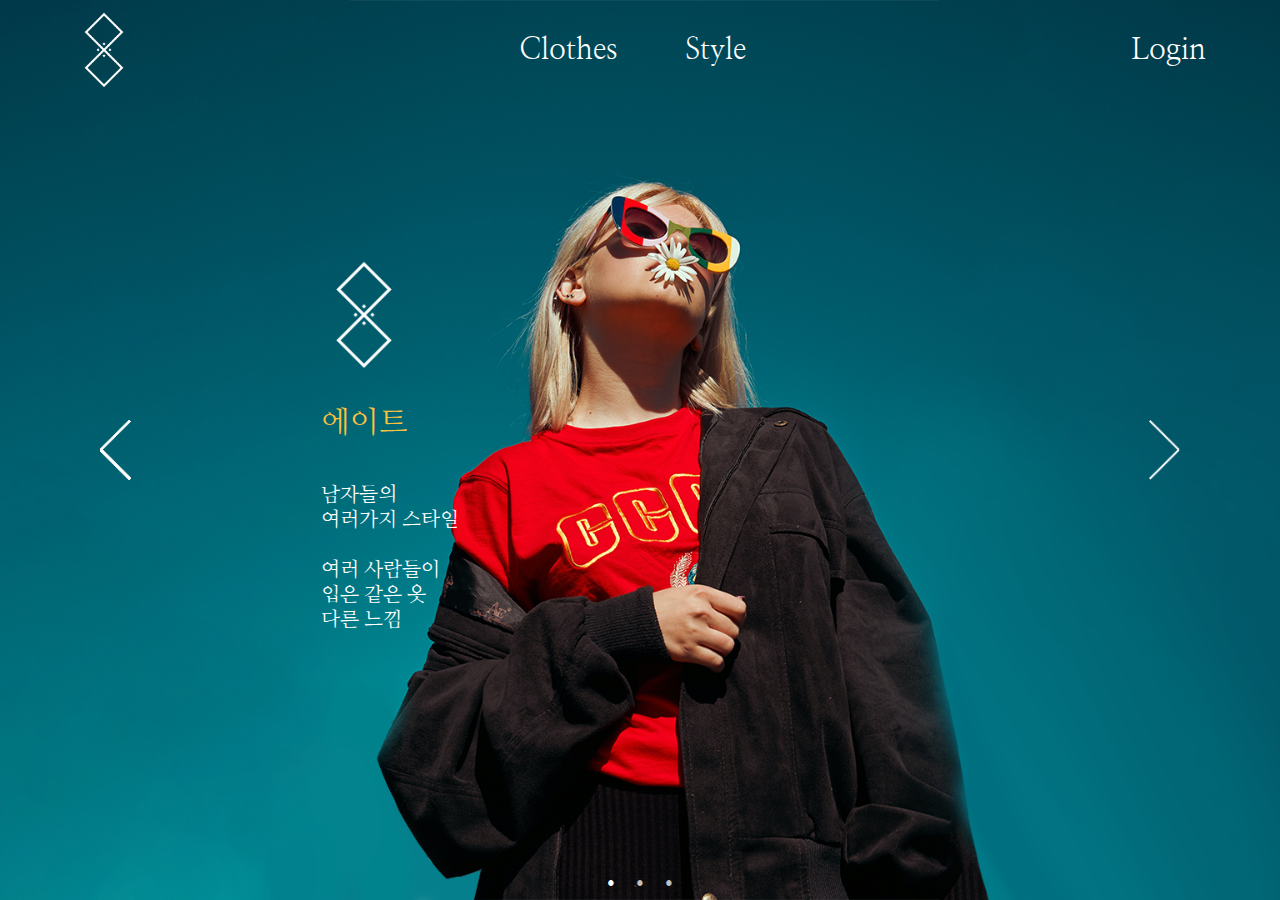
<file: test11.html>
<!DOCTYPE html>
<html lang="en">
<head>
    <meta charset="UTF-8">
    <meta http-equiv="X-UA-Compatible" content="IE=edge">
    <meta name="viewport" content="width=device-width, initial-scale=1.0">
    <title>에이트</title>
    <link rel="stylesheet" href="test11.css">
</head>
<body>
    <div class = "container">
        <div class="header">
            <div class="logo"></div>
            <div class="nav">
                <ul class = "center">
                    <li><a href="clothes.html">Clothes</a></li>
                    <li><a href="style.html">Style</a></li>
                 </div>
                 </ul>
                 <div class="right">
                 <ul>
                    <li><a href="login.html"id ="login">Login</a></li>
             </ul>
         </div>
           
               
           </div>

    <div class="slide slide_wrap">
        <div class="slide_item">
            <div class="hero">
                <div class="logo2"></div>
                <div class= "eight">에이트</div>
                <span class="text1">
                 남자들의<br>
               여러가지 스타일
               <br><br>
               여러 사람들이 <br>
               입은 같은 옷<br>
               다른 느낌
                 
               </span>
                </div>
        </div>
        <div class="slide_item">
            <div class="hero2">
               
                <div class= "clothes">Clothes</div>
                <div class= "combination">combination</div>
                <span class="text2">
                 여러 사람들이 입은<br>
               같은 옷, 다른느낌
               </span>
               <div class = "viewmore"onclick="location.href='clothes.html';">view more</div>
               <div class = "box"onclick="location.href='clothes.html';"></div>
               <div class = "hwas"onclick="location.href='clothes.html';"></div>
                </div>
        </div>
        <div class="slide_item">
            <div class="hero3">
               
                <div class= "style">Style</div>
                <div class= "introduce">introduce</div>
                <span class="text3">
                남자들의 스타일<br>
               소개 및 쇼핑몰 추천
               </span>
               <div class = "viewmore2"onclick="location.href='style.html';">view more</div>
               <div class = "box2"onclick="location.href='style.html';"></div>
               <div class = "hwas2"onclick="location.href='style.html';"></div>
                </div>
        </div>

        <div class="slide_prev_button slide_button"></div>
        <div class="slide_next_button slide_button"></div>
        <ul class="slide_pagination"></ul>
      </div>
    
  </div>    
   <script src="test11.js"></script>
</body>
</html>
</file>
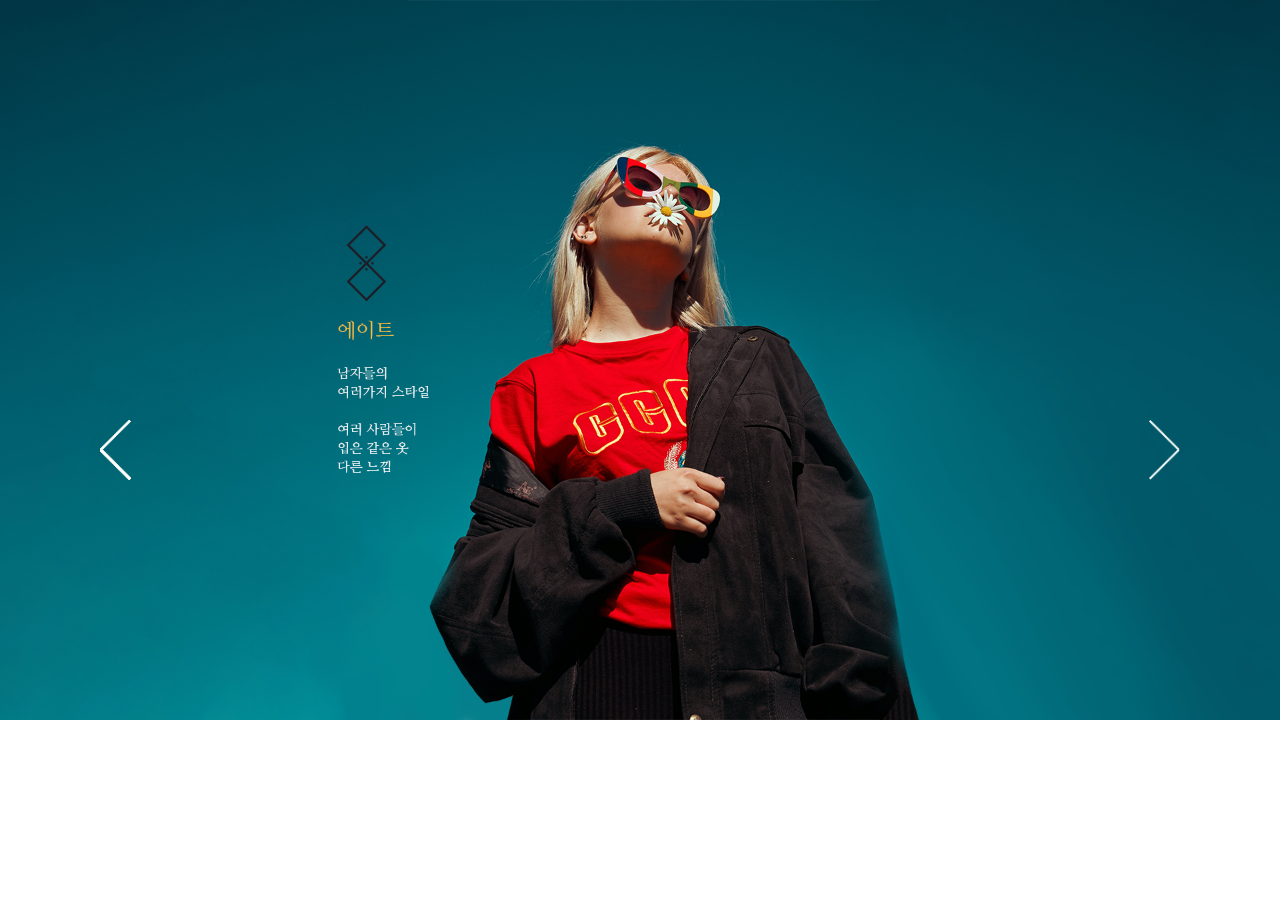
<file: tests.html>
<!DOCTYPE html>
<html lang="en">
<head>
    <meta charset="UTF-8">
    <meta http-equiv="X-UA-Compatible" content="IE=edge">
    <meta name="viewport" content="width=device-width, initial-scale=1.0">
    <title>Document</title> 
    <link href="tests.css" rel="stylesheet">
</head>
<body style = "margin: 0">
    
    <div style = "overflow: hidden">
  <div class = "container">
    <div class="inner">
        <img src='image/model1_2.png'>
    </div>
    <div class="inner">
        <img src='image/model2_1.png'>
    </div>
    <div class="inner">
        <img src='image/model3_1.png'>
    </div>
    
</div>
</div>

<!-- <button class="btn1">1</button>
<button class="btn2">2</button>
<button class="btn3">3</button> -->

<div class="prev"></div>
<div class="next"></div>

<script src="tests.js"></script>
</body>
</html>
</file>
<file: index.css>
@import 
url('https://fonts.googleapis.com/css?family=Nanum+Myeongjo&display=swap');

/* font-family: 'Nanum Myeongjo', serif; */


*{
    margin: 0;
    padding: 0;
    box-sizing: border-box;
}


.slide {
    /* layout */
    display: flex;
   
    /* 컨테이너의 내용물이 컨테이너 크기(width, height)를 넘어설 때 보이지 않도록 하기 위해 hidden을 준다. */
    overflow: hidden;
  
    /* position */
    /* slide_button의 position absolute가 컨테이너 안쪽에서 top, left, right offset이 적용될 수 있도록 relative를 준다. (기본값이 static인데, static인 경우 그 상위 컨테이너로 나가면서 현재 코드에선 html을 기준으로 offset을 적용시키기 때문) */
    position: relative;

    position: absolute;
    left:50%;
    top:50%;
    transform: translate(-50%,-50%);
    color:white;
    text-align: left;
    font-family: 'Nanum Myeongjo', serif;
    font-weight: lighter;
    width: 100%;
     height: 100vh;
     z-index: -7;
   
  }
  .slide_item {
    /* layout */
    display: flex;
    align-items: center;
    justify-content: center;
  
    /* position - 버튼 클릭시 left offset값을 적용시키기 위해 */
    position: relative;
    left: 0px;
  
    /* size */
    width: 100%;
    height: 100%;
    /* flex item의 flex-shrink는 기본값이 1이므로 컨테이너 크기에 맞게 줄어드는데, 슬라이드를 구현할 것이므로 줄어들지 않도록 0을 준다. */
    flex-shrink: 0;
  
    /* transition */
    transition: left 0.30s;
  }
  .slide_button {
    /* layout */
    display: flex;
    justify-content: center;
    align-items: center;
  
    /* position */
    position: absolute;
    /* 버튼이 중앙에 위치하게 하기위해 계산 */
    top: calc(50% - 16px);
  
    /* size */
   
    /* style */
  
    cursor: pointer;
  }
  
  .slide_prev_button {
    position:absolute;
 z-index:10;
 top:50%;
 transform:translateY(-50%);
 padding:50px;
 cursor:pointer;
left:100px;
background: url('image/hwa.png') center center / 100% no-repeat;
width: 28px;
height: 59px;
padding: 30px 0;
  }
  .slide_next_button {
    position:absolute;
     z-index:10;
     top:50%;
     transform:translateY(-50%);
     padding:50px;
     cursor:pointer;
    right:100px;
    background: url('image/hwa_r.png') center center / 100% no-repeat;
    width: 28px;
    height: 59px;
    padding: 30px 0;
  }


  
  /* 각 슬라이드가 변경되는 것을 시각적으로 확인하기 쉽도록 각 슬라이드별 색상 적용 */
  .slide_item:nth-child(1) {
    background-image: url('image/model1.png');
    background-repeat: no-repeat;
    background-size: cover;
    background-position: center;
  }
  .slide_item:nth-child(2) {
    background-image: url('image/model2.png');
    background-repeat: no-repeat;
    background-size: cover;
    background-position: center;
    
  }
  .slide_item:nth-child(3) {
    background-image: url('image/model3.png');
    background-repeat: no-repeat;
    background-size: cover;
    background-position: center;
  }

  /* 페이지네이션 스타일 */
  ul,
  li {
    list-style-type: none;
    padding: 0;
    margin: 0;
  }
  .slide_pagination {
    /* layout */
    display: flex;
    gap: 5px;
  
    /* position */
    position: absolute;
    bottom: 0;
    /* left:50%, translateX(-50%)를 하면 가로 가운데로 위치시킬 수 있다. */
    left: 50%;
    transform: translateX(-50%);
  }
  .slide_pagination > li {
    /* 현재 슬라이드가 아닌 것은 투명도 부여 */
    color: #c0c0c0;
    cursor: pointer;
    
  }
  .slide_pagination > li.active {
    /* 현재 슬라이드 색상은 투명도 없이 */
    color: white;
  }


.header{
    width:90%;
    height: 100px;
    margin: 0 auto;
    display: flex;
    justify-content: space-between;
    align-items: center;
}
.logo{
    width: 80px;
    height: 80px;
    background: url(image/logo2-1h.png);
    background-position: center;
    background-size: cover;
}
.nav ul li{
    display: inline-block;
    margin: 0 31.5px;
}
.nav ul li a{
    font-family: 'Nanum Myeongjo', serif;
    text-decoration:none;
    color:white;
    font-size : 30px;
    font-weight: lighter;
}
 .nav ul li a:hover{
    color: #9E86DE;
}
 .right ul li{
    display: inline-block;
    margin: 0 10px;
}
 .right ul li a{
    font-family: 'Nanum Myeongjo', serif;
    text-decoration:none;
    color:white;
    font-size : 30px;
    font-weight: 100;
}
.right ul li a:hover{
    color:#9E86DE;
}

  .hero{
    color:white;
    text-align: left;
    font-family: 'Nanum Myeongjo', serif;
    font-weight: lighter;
  }

  .hero .logo2{
    position: absolute;
    left:30%;
    top:35%;
    transform: translate(-50%,-50%);
    width: 114px;
    height: 114px;
    background: url(image/logo2-1h.png);
    background-position: -20px;
    background-size: cover;
    margin-bottom: 30px;
    margin-right: 50px;
   
}
.hero .eight{
    position: absolute;
    left:28.5%;
    top:47%;
    transform: translate(-50%,-50%);
    font-size:30px;
    color:#FDC13D;
    margin-bottom: 30px;
    
}
.hero .text1{
    position: absolute;
    left:29.5%;
    top:60%;
    transform: translate(-50%,-50%);
    font-size: 15px;
    line-height : 20px;
}


.hero2 .clothes{
    position: absolute;
    left:28.8%;
    top:40%;
    transform: translate(-50%,-50%);
    font-size:35px;
    color:#FDC13D;
    margin-bottom: 30px;
    
}
.hero2 .combination{
    position: absolute;
    left:29.1%;
    top:45%;
    transform: translate(-50%,-50%);
    font-size: 22px;
}


.hero2 .text2{
    position: absolute;
    left:29.2%;
    top:53%;
    transform: translate(-50%,-50%);
    font-size: 15px;
    line-height : 22px;
}

.hero2 .viewmore{
    position: absolute;
    left:28.2%;
    top:63%;
    transform: translate(-50%,-50%);
    font-size: 15px;
    cursor:pointer;
    


}

.hero2 .hwas{
    position: absolute;
    left:31.5%;
    top:63.2%;
    transform: translate(-50%,-50%);
    width: 8px;
    height: 11px;
    background: url(image/hwa_r.png);
    background-repeat: no-repeat;
    background-size: cover;
    background-position: center;
    margin-bottom: 30px;
    margin-right: 50px;
    cursor:pointer;
   
}


.hero2 .box{
    position: absolute;
    left:29%;
    top:63.1%;
    transform: translate(-50%,-50%);
    font-size: 20px;
    cursor:pointer;
    

border:0.5px solid white; padding:13px 55px;
}


.hero3 .style{
    position: absolute;
    left:28.8%;
    top:40%;
    transform: translate(-50%,-50%);
    font-size:35px;
    color:#FDC13D;
    margin-bottom: 30px;
    
}
.hero3 .introduce{
    position: absolute;
    left:28%;
    top:45%;
    transform: translate(-50%,-50%);
    font-size: 20px;
}


.hero3 .text3{
    position: absolute;
    left:30.5%;
    top:53%;
    transform: translate(-50%,-50%);
    font-size: 15px;
    line-height : 22px;
}

.hero3 .viewmore2{
    position: absolute;
    left:29.5%;
    top:63%;
    transform: translate(-50%,-50%);
    font-size: 15px;
    cursor:pointer;

}

.hero3 .hwas2{
    position: absolute;
    left:32.5%;
    top:63.2%;
    transform: translate(-50%,-50%);
    width: 8px;
    height: 11px;
    background: url(image/hwa_r.png);
    background-repeat: no-repeat;
    background-size: cover;
    background-position: center;
    margin-bottom: 30px;
    margin-right: 50px;
    cursor:pointer;
   
}


.hero3 .box2{
    position: absolute;
    left:30%;
    top:63.1%;
    transform: translate(-50%,-50%);
    font-size: 20px;
    cursor:pointer;
    

border:0.5px solid white; padding:13px 55px;
}
</file>
<file: login.css>
@import 
url('https://fonts.googleapis.com/css?family=Nanum+Myeongjo&display=swap');

*{
    margin: 0;
    padding: 0;
    box-sizing: border-box;
}


.login_center{
    width: 350px;
    height: 450px;
    position: absolute;
    top: 50%;
    left: 50%;
    transform: translate(-50%, -50%);
}

.header{
    width:90%;
    height: 100px;
    margin: 0 auto;
    display: flex;
    justify-content: space-between;
    align-items: center;
}
.logo{
    width: 80px;
    height: 80px;
    background: url(image/logo2-1.png);
    background-position: center;
    background-size: cover;
}

.nav ul li{
    display: inline-block;
    margin: 0 31.5px;
}
.nav ul li a{
    font-family: 'Nanum Myeongjo', serif;
    text-decoration:none;
    color:black;
    font-size : 30px;
    font-weight: lighter;
}
 .nav ul li a:hover{
    color: #9E86DE;
}
 .right ul li{
    display: inline-block;
    margin: 0 10px;
}
 .right ul li a{
    font-family: 'Nanum Myeongjo', serif;
    text-decoration:none;
    color:black;
    font-size : 30px;
    font-weight: 100;
}
.right ul li a:hover{
    color:#9E86DE;
}
.hero{
    position: absolute;
   left: 50%;
   top: 50%;
   transform: translate(-50%,-50%);
   color:white;
   text-align: left;
   font-family: 'Nanum Myeongjo', serif;
   font-weight: lighter;
    width: 100%;
    height: 75%;
    background: #F3F2F7 0% 0% no-repeat padding-box;
    background-size: cover;
    background-position: center;
    z-index: -7;
    opacity: 1;
} 
.hero .logo2{
    position: absolute;
    left:30%;
    top:35%;
    transform: translate(-50%,-50%);
    width: 114px;
    height: 114px;
    background: url(image/logo2-1h.png);
    background-position: -20px;
    background-size: cover;
    margin-bottom: 30px;
    margin-right: 50px;
   
}

.hero .eight{
    margin-top: 41px;
    top: 60%;
left: 0px;
text-align: left;
color: #A0A0FF;
opacity: 1;
margin-top: 41px;
margin-bottom: 20px;
font: normal normal normal 50px/58px Nanum Myeongjo
}
.hero .text1{
    position: relative;
    top: 20%;
    left: 0px;
    width: 218px;
    height: 70px;
    text-align: left;
    color: #000000;
    opacity: 1;
    font: normal normal normal 30px/35px Nanum Myeongjo;
}


.main_container{
    border: 0px solid;
}

.form_container{
    width: 300px;
    margin: auto;
    position: relative;
}

.form_title_div{
    margin: auto; 
    text-align: center;
}

.form_title_p{
    font-weight: bold; 
    font-size: 22px; 
    display: inline-block; 
    padding-top: 8px;
}

.form_input1{
    width: 100%; 
    height: 40px; 
    border-radius: 10px;
    border: 1px solid; 
    border-color: white;
    margin: auto;
}

.form_input2{
    width: 100%; 
    height: 40px; 
    border-radius: 10px;
    border: 1px solid; 
    border-color: white;
    margin: auto;

}

.form_item_name{
    color: #908893;;
}

.form_text_alert{
    height: 20px;
    color: #000000;
}

.form_text_alert_padding{
    padding-bottom: 10px;
}

.form_submit_button{
    width: 100%; 
    height: 44px; 
    background-color: white; 
    border: 1px solid #A0A0FF;
border-radius: 30px; 
    color: black;  
    font-weight: 500;
    font: normal normal normal 30px/35px Nanum Myeongjo;
}

.form_submit_button a:hover{
    color:#9E86DE;
}

.text3{
    text-align: center;
    color: #908893;
    margin-top: 5%;
    font: normal normal normal 20px/23px Nanum Myeongjo;
}
</file>
<file: style.css>
@import 
url('https://fonts.googleapis.com/css?family=Nanum+Myeongjo&display=swap');


/* font-family: 'Nanum Myeongjo', serif; */

*{
    margin: 0;
    padding: 0;
    box-sizing: border-box;
}

/* .container{
    width: 100%;
    height: 100vh;
    background: url(image/모델2-1.png);
    background-size: cover;
    background-position: center;
    
} */



.header{
    
    width:90%;
    height: 100px;
    margin: 0 auto;
    display: flex;
    justify-content: space-between;
    align-items: center;
}
.logo{
    width: 80px;
    height: 80px;
    background: url(image/logo2-1.png);
    background-position: center;
    background-size: cover;
}
.nav ul li{
    display: inline-block;
    margin: 0 31.5px;
}
.nav ul li a{
    font-family: 'Nanum Myeongjo', serif;
    text-decoration:none;
    color:black;
    font-size : 30px;
    font-weight: lighter;
}
 .nav ul li a:hover{
    color: #9E86DE;
}
 .right ul li{
    display: inline-block;
    margin: 0 10px;
}
 .right ul li a{
    font-family: 'Nanum Myeongjo', serif;
    text-decoration:none;
    color:black;
    font-size : 30px;
    font-weight: 100;
}
.right ul li a:hover{
    color:#9E86DE;
}


.style{
    position: absolute;
    left:50%;
    top:96%;
    transform: translate(-50%,-50%);
    color:white;
    text-align: left;
    font-family: 'Nanum Myeongjo', serif;
    font-weight: lighter;
    width: 100%;
    height: 2500px;
    padding: 20px 51.7px 460px 100px;
    background-color: #CECBCB;
     z-index: -7;
    
}



.ddaup{
    position: absolute;
    left:50%;
     top:26%;
     transform: translate(-50%,-50%);
    background-image: url('image/dda_l.png');
    background-size: cover;
    width: 15px;
    height: 15px;   
}

.type_t{
    position: absolute;
    left:50%;
     top:28%;
     transform: translate(-50%,-50%);
     font-size:20px;
     color: black;
}

.ddado{
    position: absolute;
    left:50%;
     top:30%;
     transform: translate(-50%,-50%);
    background-image: url('image/dda_r.png');
    background-size: cover;
    width: 15px;
    height: 15px;   
}


.types {
    
    position: absolute;
    left:50%;
     top:85%;
     transform: translate(-50%,-50%);
    width:100%;
    height:100%;
    background:transparent;
    opacity:1;
    font-family: 'Nanum Myeongjo', serif;
    font-weight: lighter;
    font-size:20px;
    background-color: #CECBCB;
}

.type_c{
    cursor:pointer;
    position: absolute;
    left:18%;
     top:8%;
     transform: translate(-50%,-50%);
     border-radius: 10%;
     width:390px;
     height:420px;
     
     
}

.type_c img{
    cursor:pointer;
    position:absolute;
    top: 0;
    left: 0;
    width: 100%;
    height: 100%;
    border-radius: 5%;
    object-fit: cover;
    box-shadow: 1px 10px 20px -8px black;
}

.c_name{
    white-space:nowrap;
    position: absolute;
    margin: 0 0px;
    top:40%;
    left:120%;
    transform: translate(-50%,-50%);
    font-size:30px;
    color:black;
    margin-bottom: 30px;
}
.c_p{
    white-space:nowrap;
    position: absolute;
    margin: 0 0px;
    top:54%;
    left:126%;
    transform: translate(-50%,-50%);
    font-size:13px;
    color:black;
    margin-bottom: 30px;
}

.c_go{
    white-space:nowrap;
    position: absolute;
    margin: 0 0px;
    top:72%;
    left:122%;
    transform: translate(-50%,-50%);
    font-size:14px;
    color:#596EC9;
    margin-bottom: 30px;
}

.c_go img{
    white-space:nowrap;
    position: absolute;
    margin: 0 0px;
    top:50%;
    left:110%;
    width: 13px;
    height: 13px;
    transform: translate(-50%,-50%);
    box-shadow: 0px 0px 0px 0px;
   
   
}

.type_s{
    cursor:pointer;
    position: absolute;
    left:75%;
     top:20%;
     transform: translate(-50%,-50%);
     
     width:400px;
     height:400px;
     
     
}

.type_s img{
    cursor:pointer;
    position:absolute;
    top: 0;
    left: 0;
    width: 100%;
    height: 100%;
    object-fit: cover;
    overflow: hidden;
    border-radius: 5%;
    box-shadow: 1px 10px 20px -8px black;
}

.s_name{
    white-space:nowrap;
    position: absolute;
    margin: 0 0px;
    top:40%;
    left:-16%;
    transform: translate(-50%,-50%);
    font-size:30px;
    color:black;
    margin-bottom: 30px;
}
.s_p{
    white-space:nowrap;
    position: absolute;
    margin: 0 0px;
    top:54%;
    left:-22%;
    transform: translate(-50%,-50%);
    font-size:13px;
    color:black;
    margin-bottom: 30px;
    text-align: right;
}

.s_go{
    white-space:nowrap;
    position: absolute;
    margin: 0 0px;
    top:72%;
    left:-22%;
    transform: translate(-50%,-50%);
    font-size:14px;
    color: black;
    margin-bottom: 30px;
}

.s_go img{
    white-space:nowrap;
    position: absolute;
    margin: 0 0px;
    top:50%;
    left:110%;
    width: 13px;
    height: 13px;
    transform: translate(-50%,-50%);
    box-shadow: 0px;
   
}

.type_m{
    cursor:pointer;
    position: absolute;
    left:43%;
     top:39%;
     transform: translate(-50%,-50%);
    
     width:380px;
     height:420px;
     
     
}

.type_m img{
    cursor:pointer;
    position:absolute;
    top: 0;
    left: 0;
    width: 100%;
    height: 100%;
    object-fit: cover;
    border-radius: 5%;
    box-shadow: 1px 10px 20px -8px black;
}

.m_name{
    white-space:nowrap;
    position: absolute;
    margin: 0 0px;
    top:40%;
    left:117%;
    transform: translate(-50%,-50%);
    font-size:30px;
    color:black;
    margin-bottom: 30px;
}
.m_p{
    white-space:nowrap;
    position: absolute;
    margin: 0 0px;
    top:54%;
    left:123%;
    transform: translate(-50%,-50%);
    font-size:13px;
    color:black;
    margin-bottom: 30px;
    
}

.m_go{
    white-space:nowrap;
    position: absolute;
    margin: 0 0px;
    top:70%;
    left:120%;
    transform: translate(-50%,-50%);
    font-size:14px;
    color: #59AFC9;
    margin-bottom: 30px;
}

.m_go img{
    white-space:nowrap;
    position: absolute;
    margin: 0 0px;
    top:50%;
    left:110%;
    width: 13px;
    height: 13px;
    transform: translate(-50%,-50%);
    box-shadow: 0px;
   
}

.type_cl{
    cursor:pointer;
    position: absolute;
    left:25%;
     top:58%;
     transform: translate(-50%,-50%);
    
     width:400px;
     height:400px;
     
     
}

.type_cl img{
    cursor:pointer;
    position:absolute;
    top: 0;
    left: 0;
    width: 100%;
    height: 100%;
    object-fit: cover;
    border-radius: 5%;
    box-shadow: 1px 10px 20px -8px black;
}

.cl_name{
    white-space:nowrap;
    position: absolute;
    margin: 0 0px;
    top:40%;
    left:117%;
    transform: translate(-50%,-50%);
    font-size:30px;
    color:black;
    margin-bottom: 30px;
}
.cl_p{
    white-space:nowrap;
    position: absolute;
    margin: 0 0px;
    top:58%;
    left: 119%;
    transform: translate(-50%,-50%);
    font-size:13px;
    color:black;
    margin-bottom: 30px;
    
}

.cl_go{
    white-space:nowrap;
    position: absolute;
    margin: 0 0px;
    top:72%;
    left:119%;
    transform: translate(-50%,-50%);
    font-size:14px;
    color: #B737B1;
    margin-bottom: 30px;
}

.cl_go img{
    white-space:nowrap;
    position: absolute;
    margin: 0 0px;
    top:50%;
    left:110%;
    width: 13px;
    height: 13px;
    transform: translate(-50%,-50%);
    box-shadow: 0px;
   
   
}


.type_a{
    cursor:pointer;
    position: absolute;
    left:75%;
     top:75%;
     transform: translate(-50%,-50%);
     
     width:420px;
     height:400px;
     
     
}

.type_a img{
    cursor:pointer;
    position:absolute;
    top: 0;
    left: 0;
    width: 100%;
    height: 100%;
    object-fit: cover;
    overflow: hidden;
    border-radius: 5%;
    box-shadow: 1px 10px 20px -8px black;
}

.a_name{
    white-space:nowrap;
    position: absolute;
    margin: 0 0px;
    top:50%;
    left:-20%;
    transform: translate(-50%,-50%);
    font-size:30px;
    color:black;
    margin-bottom: 30px;
    text-align: right;
}
.a_p{
    white-space:nowrap;
    position: absolute;
    margin: 0 0px;
    top:68%;
    left:-19%;
    transform: translate(-50%,-50%);
    font-size:13px;
    color:black;
    margin-bottom: 30px;
    text-align: right;
}

.a_go{
    white-space:nowrap;
    position: absolute;
    margin: 0 0px;
    top:83%;
    left:-23%;
    transform: translate(-50%,-50%);
    font-size:14px;
    color: #79611E;
    margin-bottom: 30px;
}

.a_go img{
    white-space:nowrap;
    position: absolute;
    margin: 0 0px;
    top:50%;
    left:110%;
    width: 13px;
    height: 13px;
    transform: translate(-50%,-50%);
    box-shadow: 0px;
   
}
</file>
<file: style_a.css>
@import 
url('https://fonts.googleapis.com/css?family=Nanum+Myeongjo&display=swap');


/* font-family: 'Nanum Myeongjo', serif; */

*{
    margin: 0;
    padding: 0;
    box-sizing: border-box;
}

/* .container{
    width: 100%;
    height: 100vh;
    background: url(image/모델2-1.png);
    background-size: cover;
    background-position: center;
    
} */



.header{
    width:90%;
    height: 100px;
    margin: 0 auto;
    display: flex;
    justify-content: space-between;
    align-items: center;
}
.logo{
    width: 80px;
    height: 80px;
    background: url(image/logo2-1.png);
    background-position: center;
    background-size: cover;
}
.nav ul li{
    display: inline-block;
    margin: 0 31.5px;
}
.nav ul li a{
    font-family: 'Nanum Myeongjo', serif;
    text-decoration:none;
    color:black;
    font-size : 30px;
    font-weight: lighter;
}



 .nav ul li a:hover{
    color: #9E86DE;
}
 .right ul li{
    display: inline-block;
    margin: 0 10px;
}
 .right ul li a{
    font-family: 'Nanum Myeongjo', serif;
    text-decoration:none;
    color:black;
    font-size : 30px;
    font-weight: 100;
}


.right ul li a:hover{
    color:#9E86DE;
}

.casual{
    position: absolute;
    left:50%;
    top:100%;
    transform: translate(-50%,-50%);
    color:black;
    text-align: left;
    font-family: 'Nanum Myeongjo', serif;
    font-weight: lighter;
    width: 100%;
    height: 2500px;
    padding: 20px 51.7px 460px 100px;
    background-color: #c3ad92;
     z-index: -7;
     overflow-x : hidden;
}

 .image_a{
    position: absolute;
    left:50%;
    top:30%;
    transform: translate(-50%,-50%);
    width: 150px;
    height: 150px;
    border-radius:50%;
    border-style: 10px solid black;
    
}
.image_a img{
    cursor:pointer;
    position:absolute;
    top: 0;
    left: 0;
    width: 100%;
    height: 100%;
    border-radius:50%;
    object-fit: cover;
   
}
.imageborder{
    position: absolute;
    left:50%;
    top:50%;
    transform: translate(-50%,-50%);
    width: 153px;
    height: 153px;
    border-radius:50%;
    box-shadow: 0px 1px 30px -10px white;
    background-position: center;
}

.text-a{
    position: absolute;
    left:50%;
    top:36.5%;
    transform: translate(-50%,-50%);
    font-size:30px;
    color:black;
    margin-bottom: 30px;
    
   
}

.image_cl{
    cursor:pointer;
    position: absolute;
    margin: 0 0px;
    top:50%;
    left:-100px;
    transform: translate(-50%,-50%);
    width: 100px;
    height: 100px;
    background: url(image/cl_im.png);
    border-radius: 50%;
    background-position: center;
    background-size: cover;
    border:.5px solid black;
}

.text_cl{
    position: absolute;
    margin: 0 0px;
    top:0%;
    left:-100px;
    transform: translate(-50%,-50%);
    font-size:15px;
    color:black;
    margin-bottom: 30px;
}

.image_m{
    cursor:pointer;
    position: absolute;
    margin: 0 0px;
    top:50%;
    left:-250px;
    transform: translate(-50%,-50%);
    width: 100px;
    height: 100px;
    background: url(image/m_im.png);
    border-radius: 50%;
    background-position: center;
    background-size: cover;
    border:.5px solid black;
}

.text_m{
    position: absolute;
    margin: 0 0px;
    top:0%;
    left:-250px;
    transform: translate(-50%,-50%);
    font-size:15px;
    color:black;
    margin-bottom: 30px;
}

.image_c{
    cursor:pointer;
    position: absolute;
    margin: 0 0px;
    top:50%;
    left:250px;
    transform: translate(-50%,-50%);
    width: 100px;
    height: 100px;
    background: url(image/c_im.jpeg);
    border-radius: 50%;
    background-position: center;
    background-size: cover;
    border:.5px solid black;
}

.text_c{
    white-space:nowrap;
    position: absolute;
    margin: 0 0px;
    top:0%;
    left:250px;
    transform: translate(-50%,-50%);
    font-size:15px;
    color:black;
    margin-bottom: 30px;
}

.image_s{
    cursor:pointer;
    position: absolute;
    margin: 0 0px;
    top:50%;
    left:400px;
    transform: translate(-50%,-50%);
    width: 100px;
    height: 100px;
    background: url(image/720X720.jpeg);
    border-radius: 50%;
    background-position: center;
    background-size: cover;
    border:.5px solid black;
}

.text_s{
    white-space:nowrap;
    position: absolute;
    margin: 0 0px;
    top:0%;
    left:400px;
    transform: translate(-50%,-50%);
    font-size:15px;
    color:black;
    margin-bottom: 30px;
}

.shoppingmall{
    position: absolute;
   left:50%;
    top:65%;
    transform: translate(-50%,-50%);
    font-family: 'Nanum Myeongjo', serif;
    font-weight: lighter;
    font-size:20px;
    color:#282828;
    margin-bottom: 30px;
}

.line {
    position: absolute;
    left:50%;
     top:69%;
     transform: translate(-50%,-50%);
     border : 1px solid black;
    border-bottom: 0;
    border-top:10;
    width:700px;
  

}

.sh_box {
    
    position: absolute;
    left:50%;
     top:133%;
     transform: translate(-50%,-50%);
    width:700px;
    height:800px;
    background:transparent;
    opacity:1;
    font-family: 'Nanum Myeongjo', serif;
    font-weight: lighter;
    font-size:20px;
    color:black;
   
  
}

 .sh_1{
    cursor:pointer;
    position: absolute;
    left:25%;
     top:22%;
     transform: translate(-50%,-50%);
     
     width:300px;
     height:350px;
     
     
}

.sh_1 img{
    cursor:pointer;
    position:absolute;
    top: 0;
    left: 0;
    width: 100%;
    height: 100%;
    object-fit: cover;
    box-shadow: 0px 1px 30px -10px black;
}
.sh_1_text{
    white-space:nowrap;
    position: absolute;
    margin: 0 0px;
    top:47%;
    left:25%;
    transform: translate(-50%,-50%);
    font-size:15px;
    color:black;
    margin-bottom: 30px;
   
}

.sh_2{
    position: absolute;
    left:75%;
     top:22%;
     transform: translate(-50%,-50%);
     
     width:300px;
     height:350px;
     
}

.sh_2 img{
    cursor:pointer;
    position:absolute;
    top: 0;
    left: 0;
    width: 100%;
    height: 100%;
    object-fit: cover;
    box-shadow: 0px 1px 30px -10px black;
}
.sh_2_text{
    white-space:nowrap;
    position: absolute;
    margin: 0 0px;
    top:47%;
    left:75%;
    transform: translate(-50%,-50%);
    font-size:15px;
    color:black;
    margin-bottom: 30px;
}


.sh_3{
    cursor:pointer;
    position: absolute;
    left:25%;
     top:75%;
     transform: translate(-50%,-50%);
   
     width:300px;
     height:350px;
     
     
}

.sh_3 img{
    cursor:pointer;
    position:absolute;
    top: 0;
    left: 0;
    width: 100%;
    height: 100%;
    object-fit: cover;
    box-shadow: 0px 1px 30px -10px black;
}
.sh_3_text{
    white-space:nowrap;
    position: absolute;
    margin: 0 0px;
    top:100%;
    left:25%;
    transform: translate(-50%,-50%);
    font-size:15px;
    color:black;
    margin-bottom: 30px;
   
}

.sh_4{
    cursor:pointer;
    position: absolute;
    left:75%;
     top:75%;
     transform: translate(-50%,-50%);
     
     width:300px;
     height:350px;
     
     
}

.sh_4 img{
    cursor:pointer;
    position:absolute;
    top: 0;
    left: 0;
    width: 100%;
    height: 100%;
    object-fit: cover;
    box-shadow: 0px 1px 30px -10px black;
}
.sh_4_text{
    white-space:nowrap;
    position: absolute;
    margin: 0 0px;
    top:100%;
    left:75%;
    transform: translate(-50%,-50%);
    font-size:15px;
    color:black;
    margin-bottom: 30px;
   
}

.sh_5{
    cursor:pointer;
    position: absolute;
    left:25%;
     top:128%;
     transform: translate(-50%,-50%);
    
     width:300px;
     height:350px;
     
     
}

.sh_5 img{
    cursor:pointer;
    position:absolute;
    top: 0;
    left: 0;
    width: 100%;
    height: 100%;
    object-fit: cover;
    box-shadow: 0px 1px 30px -10px black;
}
.sh_5_text{
    white-space:nowrap;
    position: absolute;
    margin: 0 0px;
    top:153%;
    left:25%;
    transform: translate(-50%,-50%);
    font-size:15px;
    color:black;
    margin-bottom: 30px;
   
}

.sh_6{
    cursor:pointer;
    position: absolute;
    left:75%;
     top:128%;
     transform: translate(-50%,-50%);
     
     width:300px;
     height:350px;
     
     
     
}

.sh_6 img{
    cursor:pointer;
    position:absolute;
    top: 0;
    left: 0;
    width: 100%;
    height: 100%;
    object-fit: cover;
    box-shadow: 0px 1px 30px -10px black;
}
.sh_6_text{
    white-space:nowrap;
    position: absolute;
    margin: 0 0px;
    top:153%;
    left:75%;
    transform: translate(-50%,-50%);
    font-size:15px;
    color:black;
    margin-bottom: 30px;
   
}
</file>
<file: style_c.css>
@import 
url('https://fonts.googleapis.com/css?family=Nanum+Myeongjo&display=swap');
@font-face {
    font-family: 'MaruBuri-Regular';
    src: url('https://cdn.jsdelivr.net/gh/projectnoonnu/noonfonts_20-10-21@1.0/MaruBuri-Regular.woff') format('woff');
    font-weight: normal;
    font-style: normal;
}

/* font-family: 'Nanum Myeongjo', serif; */

*{
    margin: 0;
    padding: 0;
    box-sizing: border-box;
}

/* .container{
    width: 100%;
    height: 100vh;
    background: url(image/모델2-1.png);
    background-size: cover;
    background-position: center;
    
} */



.header{
    width:90%;
    height: 100px;
    margin: 0 auto;
    display: flex;
    justify-content: space-between;
    align-items: center;
}
.logo{
    width: 80px;
    height: 80px;
    background: url(image/logo2-1h.png);
    background-position: center;
    background-size: cover;
}
.nav ul li{
    display: inline-block;
    margin: 0 31.5px;
}
.nav ul li a{
    font-family: 'Nanum Myeongjo', serif;
    text-decoration:none;
    color:white;
    font-size : 30px;
    font-weight: lighter;
}
 .nav ul li a:hover{
    color: #9E86DE;
}
 .right ul li{
    display: inline-block;
    margin: 0 10px;
}
 .right ul li a{
    font-family: 'Nanum Myeongjo', serif;
    text-decoration:none;
    color:white;
    font-size : 30px;
    font-weight: 100;
}
.right ul li a:hover{
    color:#9E86DE;
}

.casual{
    position: absolute;
    left:50%;
    top:100%;
    transform: translate(-50%,-50%);
    color:white;
    text-align: left;
    font-family: 'Nanum Myeongjo', serif;
    font-weight: lighter;
    width: 100%;
    height: 2500px;
    padding: 20px 51.7px 460px 100px;
    background-color: #5d6f7c;
     z-index: -7;
     overflow-x : hidden;
}

 .image_c{
    position: absolute;
    left:50%;
    top:30%;
    transform: translate(-50%,-50%);
    width: 150px;
    height: 150px;
    background: url(image/c_im.jpeg);
    border-radius: 50%;
    background-size: cover;
    box-shadow: 0px 1px 30px -10px white;
}

.text-c{
    position: absolute;
    left:50%;
    top:36.5%;
    transform: translate(-50%,-50%);
    font-size:30px;
    color:white;
    margin-bottom: 30px;
    
   
}

.image_a{
    cursor:pointer;
    position: absolute;
    margin: 0 0px;
    top:50%;
    left:-100px;
    transform: translate(-50%,-50%);
    width: 100px;
    height: 100px;
    background: url(image/a_im.png);
    border-radius: 50%;
    background-position: center;
    background-size: cover;
    border:.5px solid black;
}

.text_a{
    position: absolute;
    margin: 0 0px;
    top:0%;
    left:-100px;
    transform: translate(-50%,-50%);
    font-size:15px;
    color:white;
    margin-bottom: 30px;
}

.image_cl{
    cursor:pointer;
    position: absolute;
    margin: 0 0px;
    top:50%;
    left:-250px;
    transform: translate(-50%,-50%);
    width: 100px;
    height: 100px;
    background: url(image/cl_im.png);
    border-radius: 50%;
    background-position: center;
    background-size: cover;
    border:.5px solid black;
}

.text_cl{
    position: absolute;
    margin: 0 0px;
    top:0%;
    left:-250px;
    transform: translate(-50%,-50%);
    font-size:15px;
    color:white;
    margin-bottom: 30px;
}

.image_s{
    cursor:pointer;
    position: absolute;
    margin: 0 0px;
    top:50%;
    left:250px;
    transform: translate(-50%,-50%);
    width: 100px;
    height: 100px;
    background: url(image/720X720.jpeg);
    border-radius: 50%;
    background-position: center;
    background-size: cover;
    border:.5px solid black;
}

.text_s{
    white-space:nowrap;
    position: absolute;
    margin: 0 0px;
    top:0%;
    left:250px;
    transform: translate(-50%,-50%);
    font-size:15px;
    color:white;
    margin-bottom: 30px;
}

.image_m{
    cursor:pointer;
    position: absolute;
    margin: 0 0px;
    top:50%;
    left:400px;
    transform: translate(-50%,-50%);
    width: 100px;
    height: 100px;
    background: url(image/m_im.png);
    border-radius: 50%;
    background-position: center;
    background-size: cover;
    border:.5px solid black;
}

.text_m{
    white-space:nowrap;
    position: absolute;
    margin: 0 0px;
    top:0%;
    left:400px;
    transform: translate(-50%,-50%);
    font-size:15px;
    color:white;
    margin-bottom: 30px;
}

.shoppingmall{
    position: absolute;
   left:50%;
    top:65%;
    transform: translate(-50%,-50%);
    font-family: 'Nanum Myeongjo', serif;
    font-weight: lighter;
    font-size:20px;
    color:white;
    margin-bottom: 30px;
}

.line {
    position: absolute;
    left:50%;
     top:69%;
     transform: translate(-50%,-50%);
     border : 1px solid white;
    border-bottom: 0;
    border-top:10;
    width:700px;
  

}

.sh_box {
    
    position: absolute;
    left:50%;
     top:133%;
     transform: translate(-50%,-50%);
    width:700px;
    height:800px;
    background:transparent;
    opacity:1;
    font-family: 'Nanum Myeongjo', serif;
    font-weight: lighter;
    font-size:20px;
    color:white;
   
  
}

 .sh_1{
    cursor:pointer;
    position: absolute;
    left:25%;
     top:22%;
     transform: translate(-50%,-50%);
    
     width:300px;
     height:350px;
     
     
}

.sh_1 img{
    cursor:pointer;
    position:absolute;
    top: 0;
    left: 0;
    width: 100%;
    height: 100%;
    object-fit: cover;
    box-shadow: 0px 1px 30px -10px black;
    
}
.sh_1_text{
    white-space:nowrap;
    position: absolute;
    margin: 0 0px;
    top:47%;
    left:25%;
    transform: translate(-50%,-50%);
    font-size:15px;
    color:white;
    margin-bottom: 30px;
   
}

.sh_2{
    position: absolute;
    left:75%;
     top:22%;
     transform: translate(-50%,-50%);
     
     width:300px;
     height:350px;
     
}

.sh_2 img{
    cursor:pointer;
    position:absolute;
    top: 0;
    left: 0;
    width: 100%;
    height: 100%;
    object-fit: cover;
    box-shadow: 0px 1px 30px -10px black;
}
.sh_2_text{
    white-space:nowrap;
    position: absolute;
    margin: 0 0px;
    top:47%;
    left:75%;
    transform: translate(-50%,-50%);
    font-size:15px;
    color:white;
    margin-bottom: 30px;
}


.sh_3{
    cursor:pointer;
    position: absolute;
    left:25%;
     top:75%;
     transform: translate(-50%,-50%);
     
     width:300px;
     height:350px;
     
     
}

.sh_3 img{
    cursor:pointer;
    position:absolute;
    top: 0;
    left: 0;
    width: 100%;
    height: 100%;
    object-fit: cover;
    box-shadow: 0px 1px 30px -10px black;
}
.sh_3_text{
    white-space:nowrap;
    position: absolute;
    margin: 0 0px;
    top:100%;
    left:25%;
    transform: translate(-50%,-50%);
    font-size:15px;
    color:white;
    margin-bottom: 30px;
   
}

.sh_4{
    cursor:pointer;
    position: absolute;
    left:75%;
     top:75%;
     transform: translate(-50%,-50%);
     
     width:300px;
     height:350px;
     
     
}

.sh_4 img{
    cursor:pointer;
    position:absolute;
    top: 0;
    left: 0;
    width: 100%;
    height: 100%;
    object-fit: cover;
    box-shadow: 0px 1px 30px -10px black;
}
.sh_4_text{
    white-space:nowrap;
    position: absolute;
    margin: 0 0px;
    top:100%;
    left:75%;
    transform: translate(-50%,-50%);
    font-size:15px;
    color:white;
    margin-bottom: 30px;
   
}

.sh_5{
    cursor:pointer;
    position: absolute;
    left:25%;
     top:128%;
     transform: translate(-50%,-50%);
     
     width:300px;
     height:350px;
     
     
}

.sh_5 img{
    cursor:pointer;
    position:absolute;
    top: 0;
    left: 0;
    width: 100%;
    height: 100%;
    object-fit: cover;
    box-shadow: 0px 1px 30px -10px black;
}
.sh_5_text{
    white-space:nowrap;
    position: absolute;
    margin: 0 0px;
    top:153%;
    left:25%;
    transform: translate(-50%,-50%);
    font-size:15px;
    color:white;
    margin-bottom: 30px;
   
}

.sh_6{
    cursor:pointer;
    position: absolute;
    left:75%;
     top:128%;
     transform: translate(-50%,-50%);
     
     width:300px;
     height:350px;
     
     
     
}

.sh_6 img{
    cursor:pointer;
    position:absolute;
    top: 0;
    left: 0;
    width: 100%;
    height: 100%;
    object-fit: cover;
    box-shadow: 0px 1px 30px -10px black;
}
.sh_6_text{
    white-space:nowrap;
    position: absolute;
    margin: 0 0px;
    top:153%;
    left:75%;
    transform: translate(-50%,-50%);
    font-size:15px;
    color:white;
    margin-bottom: 30px;
   
}
</file>
<file: style_cl.css>
@import 
url('https://fonts.googleapis.com/css?family=Nanum+Myeongjo&display=swap');


/* font-family: 'Nanum Myeongjo', serif; */

*{
    margin: 0;
    padding: 0;
    box-sizing: border-box;
}

/* .container{
    width: 100%;
    height: 100vh;
    background: url(image/모델2-1.png);
    background-size: cover;
    background-position: center;
    
} */



.header{
    width:90%;
    height: 100px;
    margin: 0 auto;
    display: flex;
    justify-content: space-between;
    align-items: center;
}
.logo{
    width: 80px;
    height: 80px;
    background: url(image/logo2-1.png);
    background-position: center;
    background-size: cover;
}
.nav ul li{
    display: inline-block;
    margin: 0 31.5px;
}
.nav ul li a{
    font-family: 'Nanum Myeongjo', serif;
    text-decoration:none;
    color:black;
    font-size : 30px;
    font-weight: lighter;
}
 .nav ul li a:hover{
    color: #9E86DE;
}
 .right ul li{
    display: inline-block;
    margin: 0 10px;
}
 .right ul li a{
    font-family: 'Nanum Myeongjo', serif;
    text-decoration:none;
    color:black;
    font-size : 30px;
    font-weight: 100;
}
.right ul li a:hover{
    color:#9E86DE;
}

.casual{
    position: absolute;
    left:50%;
    top:100%;
    transform: translate(-50%,-50%);
    color:black;
    text-align: left;
    font-family: 'Nanum Myeongjo', serif;
    font-weight: lighter;
    width: 100%;
    height: 2500px;
    padding: 20px 51.7px 460px 100px;
    background-color: #d8d8d8;
     z-index: -7;
     overflow-x : hidden;
}

 .image_cl{
    position: absolute;
    left:50%;
    top:30%;
    transform: translate(-50%,-50%);
    width: 150px;
    height: 150px;
    border-radius:50%;
    border-style: 10px solid black;
    
}
.image_cl img{
    cursor:pointer;
    position:absolute;
    top: 0;
    left: 0;
    width: 100%;
    height: 100%;
    border-radius:50%;
    object-fit: cover;
   
}
.imageborder{
    position: absolute;
    left:50%;
    top:50%;
    transform: translate(-50%,-50%);
    width: 153px;
    height: 153px;
    border-radius:50%;
    box-shadow: 0px 1px 30px -15px black;
}

.text-cl{
    position: absolute;
    left:50%;
    top:36.5%;
    transform: translate(-50%,-50%);
    font-size:30px;
    color:black;
    margin-bottom: 30px;
    
   
}

.image_m{
    cursor:pointer;
    position: absolute;
    margin: 0 0px;
    top:50%;
    left:-100px;
    transform: translate(-50%,-50%);
    width: 100px;
    height: 100px;
    background: url(image/m_im.png);
    border-radius: 50%;
    background-position: center;
    background-size: cover;
    border:.5px solid black;
    
}

.text_m{
    position: absolute;
    margin: 0 0px;
    top:0%;
    left:-100px;
    transform: translate(-50%,-50%);
    font-size:15px;
    color:black;
    margin-bottom: 30px;
}

.image_s{
    cursor:pointer;
    position: absolute;
    margin: 0 0px;
    top:50%;
    left:-250px;
    transform: translate(-50%,-50%);
    width: 100px;
    height: 100px;
    background: url(image/720X720.jpeg);
    border-radius: 50%;
    background-position: center;
    background-size: cover;
    border:.5px solid black;
}

.text_s{
    position: absolute;
    margin: 0 0px;
    top:0%;
    left:-250px;
    transform: translate(-50%,-50%);
    font-size:15px;
    color:black;
    margin-bottom: 30px;
}

.image_a{
    cursor:pointer;
    position: absolute;
    margin: 0 0px;
    top:50%;
    left:250px;
    transform: translate(-50%,-50%);
    width: 100px;
    height: 100px;
    background: url(image/a_im.png);
    border-radius: 50%;
    background-position: center;
    background-size: cover;
    border:.5px solid black;
}

.text_a{
    white-space:nowrap;
    position: absolute;
    margin: 0 0px;
    top:0%;
    left:250px;
    transform: translate(-50%,-50%);
    font-size:15px;
    color:black;
    margin-bottom: 30px;
}

.image_c{
    cursor:pointer;
    position: absolute;
    margin: 0 0px;
    top:50%;
    left:400px;
    transform: translate(-50%,-50%);
    width: 100px;
    height: 100px;
    background: url(image/c_im.jpeg);
    border-radius: 50%;
    background-position: center;
    background-size: cover;
    border:.5px solid black;
}

.text_c{
    white-space:nowrap;
    position: absolute;
    margin: 0 0px;
    top:0%;
    left:400px;
    transform: translate(-50%,-50%);
    font-size:15px;
    color:black;
    margin-bottom: 30px;
}

.shoppingmall{
    position: absolute;
   left:50%;
    top:65%;
    transform: translate(-50%,-50%);
    font-family: 'Nanum Myeongjo', serif;
    font-weight: lighter;
    font-size:20px;
    color:#282828;
    margin-bottom: 30px;
}

.line {
    position: absolute;
    left:50%;
     top:69%;
     transform: translate(-50%,-50%);
     border : 1px solid black;
    border-bottom: 0;
    border-top:10;
    width:700px;
  

}

.sh_box {
    
    position: absolute;
    left:50%;
     top:133%;
     transform: translate(-50%,-50%);
    width:700px;
    height:800px;
    background:transparent;
    opacity:1;
    font-family: 'Nanum Myeongjo', serif;
    font-weight: lighter;
    font-size:20px;
    color:black;
   
  
}

 .sh_1{
    cursor:pointer;
    position: absolute;
    left:25%;
     top:22%;
     transform: translate(-50%,-50%);
     
     width:300px;
     height:350px;
     
     
}

.sh_1 img{
    cursor:pointer;
    position:absolute;
    top: 0;
    left: 0;
    width: 100%;
    height: 100%;
    object-fit: cover;
    box-shadow: 0px 1px 30px -10px black;
}
.sh_1_text{
    white-space:nowrap;
    position: absolute;
    margin: 0 0px;
    top:47%;
    left:25%;
    transform: translate(-50%,-50%);
    font-size:15px;
    color:black;
    margin-bottom: 30px;
   
}

.sh_2{
    position: absolute;
    left:75%;
     top:22%;
     transform: translate(-50%,-50%);
    
     width:300px;
     height:350px;
     
}

.sh_2 img{
    cursor:pointer;
    position:absolute;
    top: 0;
    left: 0;
    width: 100%;
    height: 100%;
    object-fit: cover;
    box-shadow: 0px 1px 30px -10px black;
}
.sh_2_text{
    white-space:nowrap;
    position: absolute;
    margin: 0 0px;
    top:47%;
    left:75%;
    transform: translate(-50%,-50%);
    font-size:15px;
    color:black;
    margin-bottom: 30px;
}


.sh_3{
    cursor:pointer;
    position: absolute;
    left:25%;
     top:75%;
     transform: translate(-50%,-50%);
     
     width:300px;
     height:350px;
     
     
}

.sh_3 img{
    cursor:pointer;
    position:absolute;
    top: 0;
    left: 0;
    width: 100%;
    height: 100%;
    object-fit: cover;
    box-shadow: 0px 1px 30px -10px black;
}
.sh_3_text{
    white-space:nowrap;
    position: absolute;
    margin: 0 0px;
    top:100%;
    left:25%;
    transform: translate(-50%,-50%);
    font-size:15px;
    color:black;
    margin-bottom: 30px;
   
}

.sh_4{
    cursor:pointer;
    position: absolute;
    left:75%;
     top:75%;
     transform: translate(-50%,-50%);
     
     width:300px;
     height:350px;
     
     
}

.sh_4 img{
    cursor:pointer;
    position:absolute;
    top: 0;
    left: 0;
    width: 100%;
    height: 100%;
    object-fit: cover;
    box-shadow: 0px 1px 30px -10px black;
}
.sh_4_text{
    white-space:nowrap;
    position: absolute;
    margin: 0 0px;
    top:100%;
    left:75%;
    transform: translate(-50%,-50%);
    font-size:15px;
    color:black;
    margin-bottom: 30px;
   
}

.sh_5{
    cursor:pointer;
    position: absolute;
    left:25%;
     top:128%;
     transform: translate(-50%,-50%);
     
     width:300px;
     height:350px;
     
     
}

.sh_5 img{
    cursor:pointer;
    position:absolute;
    top: 0;
    left: 0;
    width: 100%;
    height: 100%;
    object-fit: cover;
    box-shadow: 0px 1px 30px -10px black;
}
.sh_5_text{
    white-space:nowrap;
    position: absolute;
    margin: 0 0px;
    top:153%;
    left:25%;
    transform: translate(-50%,-50%);
    font-size:15px;
    color:black;
    margin-bottom: 30px;
   
}

.sh_6{
    cursor:pointer;
    position: absolute;
    left:75%;
     top:128%;
     transform: translate(-50%,-50%);
     
     width:300px;
     height:350px;
     
     
     
}

.sh_6 img{
    cursor:pointer;
    position:absolute;
    top: 0;
    left: 0;
    width: 100%;
    height: 100%;
    object-fit: cover;
    box-shadow: 0px 1px 30px -10px black;
}
.sh_6_text{
    white-space:nowrap;
    position: absolute;
    margin: 0 0px;
    top:153%;
    left:75%;
    transform: translate(-50%,-50%);
    font-size:15px;
    color:black;
    margin-bottom: 30px;
   
}
</file>
<file: style_m.css>
@import 
url('https://fonts.googleapis.com/css?family=Nanum+Myeongjo&display=swap');


/* font-family: 'Nanum Myeongjo', serif; */

*{
    margin: 0;
    padding: 0;
    box-sizing: border-box;
}

/* .container{
    width: 100%;
    height: 100vh;
    background: url(image/모델2-1.png);
    background-size: cover;
    background-position: center;
    
} */



.header{
    width:90%;
    height: 100px;
    margin: 0 auto;
    display: flex;
    justify-content: space-between;
    align-items: center;
}
.logo{
    width: 80px;
    height: 80px;
    background: url(image/logo2-1h.png);
    background-position: center;
    background-size: cover;
}
.nav ul li{
    display: inline-block;
    margin: 0 31.5px;
}
.nav ul li a{
    font-family: 'Nanum Myeongjo', serif;
    text-decoration:none;
    color:white;
    font-size : 30px;
    font-weight: lighter;
}
 .nav ul li a:hover{
    color: #9E86DE;
}
 .right ul li{
    display: inline-block;
    margin: 0 10px;
}
 .right ul li a{
    font-family: 'Nanum Myeongjo', serif;
    text-decoration:none;
    color:white;
    font-size : 30px;
    font-weight: 100;
}
.right ul li a:hover{
    color:#9E86DE;
}

.casual{
    position: absolute;
    left:50%;
    top:100%;
    transform: translate(-50%,-50%);
    color:white;
    text-align: left;
    font-family: 'Nanum Myeongjo', serif;
    font-weight: lighter;
    width: 100%;
    height: 2500px;
    padding: 20px 51.7px 460px 100px;
    background-color: #394762;
     z-index: -7;
     overflow-x : hidden;
}

 .image_m{
    position: absolute;
    left:50%;
    top:30%;
    transform: translate(-50%,-50%);
    width: 150px;
    height: 150px;
    border-radius:50%;
    border-style: 10px solid black;
    
}
.image_m img{
    cursor:pointer;
    position:absolute;
    top: 0;
    left: 0;
    width: 100%;
    height: 100%;
    border-radius:50%;
    object-fit: cover;
    
   
}
.imageborder{
    position: absolute;
    left:50%;
    top:50%;
    transform: translate(-50%,-50%);
    width: 153px;
    height: 153px;
    
    border-radius: 50%;
    background-position: center;
    box-shadow: 0px 1px 30px -10px white;
}

.text-m{
    position: absolute;
    left:50%;
    top:36.5%;
    transform: translate(-50%,-50%);
    font-size:30px;
    color:white;
    margin-bottom: 30px;
    
   
}

.image_s{
    cursor:pointer;
    position: absolute;
    margin: 0 0px;
    top:50%;
    left:-100px;
    transform: translate(-50%,-50%);
    width: 100px;
    height: 100px;
    background: url(image/720X720.jpeg);
    border-radius: 50%;
    background-position: center;
    background-size: cover;
    border:.5px solid black;
}

.text_s{
    position: absolute;
    margin: 0 0px;
    top:0%;
    left:-100px;
    transform: translate(-50%,-50%);
    font-size:15px;
    color:white;
    margin-bottom: 30px;
}

.image_c{
    cursor:pointer;
    position: absolute;
    margin: 0 0px;
    top:50%;
    left:-250px;
    transform: translate(-50%,-50%);
    width: 100px;
    height: 100px;
    background: url(image/c_im.jpeg);
    border-radius: 50%;
    background-position: center;
    background-size: cover;
    border:.5px solid black;
}

.text_c{
    position: absolute;
    margin: 0 0px;
    top:0%;
    left:-250px;
    transform: translate(-50%,-50%);
    font-size:15px;
    color:white;
    margin-bottom: 30px;
}

.image_cl{
    cursor:pointer;
    position: absolute;
    margin: 0 0px;
    top:50%;
    left:250px;
    transform: translate(-50%,-50%);
    width: 100px;
    height: 100px;
    background: url(image/cl_im.png);
    border-radius: 50%;
    background-position: center;
    background-size: cover;
    border:.5px solid black;
}

.text_cl{
    white-space:nowrap;
    position: absolute;
    margin: 0 0px;
    top:0%;
    left:250px;
    transform: translate(-50%,-50%);
    font-size:15px;
    color:white;
    margin-bottom: 30px;
}

.image_a{
    cursor:pointer;
    position: absolute;
    margin: 0 0px;
    top:50%;
    left:400px;
    transform: translate(-50%,-50%);
    width: 100px;
    height: 100px;
    background: url(image/a_im.png);
    border-radius: 50%;
    background-position: center;
    background-size: cover;
    border:.5px solid black;
}

.text_a{
    white-space:nowrap;
    position: absolute;
    margin: 0 0px;
    top:0%;
    left:400px;
    transform: translate(-50%,-50%);
    font-size:15px;
    color:white;
    margin-bottom: 30px;
}

.shoppingmall{
    position: absolute;
   left:50%;
    top:65%;
    transform: translate(-50%,-50%);
    font-family: 'Nanum Myeongjo', serif;
    font-weight: lighter;
    font-size:20px;
    color:white;
    margin-bottom: 30px;
}

.line {
    position: absolute;
    left:50%;
     top:69%;
     transform: translate(-50%,-50%);
     border : 1px solid white;
    border-bottom: 0;
    border-top:10;
    width:700px;
  

}

.sh_box {
    
    position: absolute;
    left:50%;
     top:133%;
     transform: translate(-50%,-50%);
    width:700px;
    height:800px;
    background:transparent;
    opacity:1;
    font-family: 'Nanum Myeongjo', serif;
    font-weight: lighter;
    font-size:20px;
    color:white;
   
  
}

 .sh_1{
    cursor:pointer;
    position: absolute;
    left:25%;
     top:22%;
     transform: translate(-50%,-50%);
     
     width:300px;
     height:350px;
     
     
}

.sh_1 img{
    cursor:pointer;
    position:absolute;
    top: 0;
    left: 0;
    width: 100%;
    height: 100%;
    object-fit: cover;
    box-shadow: 0px 1px 30px -10px black;
}
.sh_1_text{
    white-space:nowrap;
    position: absolute;
    margin: 0 0px;
    top:47%;
    left:25%;
    transform: translate(-50%,-50%);
    font-size:15px;
    color:white;
    margin-bottom: 30px;
   
}

.sh_2{
    position: absolute;
    left:75%;
     top:22%;
     transform: translate(-50%,-50%);
     
     width:300px;
     height:350px;
     
}

.sh_2 img{
    cursor:pointer;
    position:absolute;
    top: 0;
    left: 0;
    width: 100%;
    height: 100%;
    object-fit: cover;
    box-shadow: 0px 1px 30px -10px black;
}
.sh_2_text{
    white-space:nowrap;
    position: absolute;
    margin: 0 0px;
    top:47%;
    left:75%;
    transform: translate(-50%,-50%);
    font-size:15px;
    color:white;
    margin-bottom: 30px;
}


.sh_3{
    cursor:pointer;
    position: absolute;
    left:25%;
     top:75%;
     transform: translate(-50%,-50%);
     
     width:300px;
     height:350px;
     
     
}

.sh_3 img{
    cursor:pointer;
    position:absolute;
    top: 0;
    left: 0;
    width: 100%;
    height: 100%;
    object-fit: cover;
    box-shadow: 0px 1px 30px -10px black;
}
.sh_3_text{
    white-space:nowrap;
    position: absolute;
    margin: 0 0px;
    top:100%;
    left:25%;
    transform: translate(-50%,-50%);
    font-size:15px;
    color:white;
    margin-bottom: 30px;
   
}

.sh_4{
    cursor:pointer;
    position: absolute;
    left:75%;
     top:75%;
     transform: translate(-50%,-50%);
     
     width:300px;
     height:350px;
     
     
}

.sh_4 img{
    cursor:pointer;
    position:absolute;
    top: 0;
    left: 0;
    width: 100%;
    height: 100%;
    object-fit: cover;
    box-shadow: 0px 1px 30px -10px black;
}
.sh_4_text{
    white-space:nowrap;
    position: absolute;
    margin: 0 0px;
    top:100%;
    left:75%;
    transform: translate(-50%,-50%);
    font-size:15px;
    color:white;
    margin-bottom: 30px;
   
}

.sh_5{
    cursor:pointer;
    position: absolute;
    left:25%;
     top:128%;
     transform: translate(-50%,-50%);
     
     width:300px;
     height:350px;
     
     
}

.sh_5 img{
    cursor:pointer;
    position:absolute;
    top: 0;
    left: 0;
    width: 100%;
    height: 100%;
    object-fit: cover;
    box-shadow: 0px 1px 30px -10px black;
}
.sh_5_text{
    white-space:nowrap;
    position: absolute;
    margin: 0 0px;
    top:153%;
    left:25%;
    transform: translate(-50%,-50%);
    font-size:15px;
    color:white;
    margin-bottom: 30px;
   
}

.sh_6{
    cursor:pointer;
    position: absolute;
    left:75%;
     top:128%;
     transform: translate(-50%,-50%);
     
     width:300px;
     height:350px;
     
     
     
}

.sh_6 img{
    cursor:pointer;
    position:absolute;
    top: 0;
    left: 0;
    width: 100%;
    height: 100%;
    object-fit: cover;
    box-shadow: 0px 1px 30px -10px black;
}
.sh_6_text{
    white-space:nowrap;
    position: absolute;
    margin: 0 0px;
    top:153%;
    left:75%;
    transform: translate(-50%,-50%);
    font-size:15px;
    color:white;
    margin-bottom: 30px;
   
}
</file>
<file: test.css>
@import 
url('https://fonts.googleapis.com/css?family=Nanum+Myeongjo&display=swap');

/* font-family: 'Nanum Myeongjo', serif; */



/* .container{
    width: 100%;
    height: 100vh;
    background: url(image/모델2-1.png);
    background-size: cover;
    background-position: center;
    
} */

.header{
    width:90%;
    height: 100px;
    margin: 0 auto;
    display: flex;
    justify-content: space-between;
    align-items: center;
}
.logo{
    width: 80px;
    height: 80px;
    background: url(image/logo2-1h.png);
    background-position: center;
    background-size: cover;
}
.nav ul li{
    display: inline-block;
    margin: 0 31.5px;
}
.nav ul li a{
    font-family: 'Nanum Myeongjo', serif;
    text-decoration:none;
    color:white;
    font-size : 30px;
    font-weight: lighter;
}
 .nav ul li a:hover{
    color: #9E86DE;
}
 .right ul li{
    display: inline-block;
    margin: 0 10px;
}
 .right ul li a{
    font-family: 'Nanum Myeongjo', serif;
    text-decoration:none;
    color:white;
    font-size : 30px;
    font-weight: 100;
}
.right ul li a:hover{
    color:#9E86DE;
}

.container2{
    width: 300vw;
    transition: transform 0.5s;
   
   }
   .inner{
       
       width : 100vw;
       float: left;
   }
   
   .inner img {
    position: absolute;
    left:50%;
    top:50%;
    transform: translate(-50%,-50%);
    width: 100%;
     height: 100vh;
     background-size: cover;
     background-position: center;
     z-index: -7;
    
   }
</file>
<file: test11.css>
@import 
url('https://fonts.googleapis.com/css?family=Nanum+Myeongjo&display=swap');

/* font-family: 'Nanum Myeongjo', serif; */


*{
    margin: 0;
    padding: 0;
    box-sizing: border-box;
}


.slide {
    /* layout */
    display: flex;
   
    /* 컨테이너의 내용물이 컨테이너 크기(width, height)를 넘어설 때 보이지 않도록 하기 위해 hidden을 준다. */
    overflow: hidden;
  
    /* position */
    /* slide_button의 position absolute가 컨테이너 안쪽에서 top, left, right offset이 적용될 수 있도록 relative를 준다. (기본값이 static인데, static인 경우 그 상위 컨테이너로 나가면서 현재 코드에선 html을 기준으로 offset을 적용시키기 때문) */
    position: relative;

    position: absolute;
    left:50%;
    top:50%;
    transform: translate(-50%,-50%);
    color:white;
    text-align: left;
    font-family: 'Nanum Myeongjo', serif;
    font-weight: lighter;
    width: 100%;
     height: 100vh;
     z-index: -7;
   
  }
  .slide_item {
    /* layout */
    display: flex;
    align-items: center;
    justify-content: center;
  
    /* position - 버튼 클릭시 left offset값을 적용시키기 위해 */
    position: relative;
    left: 0px;
  
    /* size */
    width: 100%;
    height: 100%;
    /* flex item의 flex-shrink는 기본값이 1이므로 컨테이너 크기에 맞게 줄어드는데, 슬라이드를 구현할 것이므로 줄어들지 않도록 0을 준다. */
    flex-shrink: 0;
  
    /* transition */
    transition: left 0.30s;
  }
  .slide_button {
    /* layout */
    display: flex;
    justify-content: center;
    align-items: center;
  
    /* position */
    position: absolute;
    /* 버튼이 중앙에 위치하게 하기위해 계산 */
    top: calc(50% - 16px);
  
    /* size */
   
    /* style */
  
    cursor: pointer;
  }
  
  .slide_prev_button {
    position:absolute;
 z-index:10;
 top:50%;
 transform:translateY(-50%);
 padding:50px;
 cursor:pointer;
left:100px;
background: url('image/hwa.png') center center / 100% no-repeat;
width: 31px;
height: 62px;
padding: 30px 0;
  }
  .slide_next_button {
    position:absolute;
     z-index:10;
     top:50%;
     transform:translateY(-50%);
     padding:50px;
     cursor:pointer;
    right:100px;
    background: url('image/hwa_r.png') center center / 100% no-repeat;
    width: 31px;
    height: 62px;
    padding: 30px 0;
  }
  
  /* 각 슬라이드가 변경되는 것을 시각적으로 확인하기 쉽도록 각 슬라이드별 색상 적용 */
  .slide_item:nth-child(1) {
    background-image: url('image/model1.png');
    background-repeat: no-repeat;
    background-size: cover;
    background-position: center;
  }
  .slide_item:nth-child(2) {
    background-image: url('image/model2.png');
    background-repeat: no-repeat;
    background-size: cover;
    background-position: center;
  }
  .slide_item:nth-child(3) {
    background-image: url('image/model3.png');
    background-repeat: no-repeat;
    background-size: cover;
    background-position: center;
  }
 
  /* 페이지네이션 스타일 */
  ul,
  li {
    list-style-type: none;
    padding: 0;
    margin: 0;
  }
  .slide_pagination {
    /* layout */
    display: flex;
    gap: 5px;
  
    /* position */
    position: absolute;
    bottom: 0;
    /* left:50%, translateX(-50%)를 하면 가로 가운데로 위치시킬 수 있다. */
    left: 50%;
    transform: translateX(-50%);
  }
  .slide_pagination > li {
    /* 현재 슬라이드가 아닌 것은 투명도 부여 */
    color: #c0c0c0;
    cursor: pointer;
    font-size: 25px;
  }
  .slide_pagination > li.active {
    /* 현재 슬라이드 색상은 투명도 없이 */
    color: white;
  }


.header{
    width:90%;
    height: 100px;
    margin: 0 auto;
    display: flex;
    justify-content: space-between;
    align-items: center;
}
.logo{
    width: 80px;
    height: 80px;
    background: url(image/logo2-1h.png);
    background-position: center;
    background-size: cover;
}
.nav ul li{
    display: inline-block;
    margin: 0 31.5px;
}
.nav ul li a{
    font-family: 'Nanum Myeongjo', serif;
    text-decoration:none;
    color:white;
    font-size : 30px;
    font-weight: lighter;
}
 .nav ul li a:hover{
    color: #9E86DE;
}
 .right ul li{
    display: inline-block;
    margin: 0 10px;
}
 .right ul li a{
    font-family: 'Nanum Myeongjo', serif;
    text-decoration:none;
    color:white;
    font-size : 30px;
    font-weight: 100;
}
.right ul li a:hover{
    color:#9E86DE;
}

  .hero{
    color:white;
    text-align: left;
    font-family: 'Nanum Myeongjo', serif;
    font-weight: lighter;
  }

  .hero .logo2{
    position: absolute;
    left:30%;
    top:35%;
    transform: translate(-50%,-50%);
    width: 114px;
    height: 114px;
    background: url(image/logo2-1h.png);
    background-position: -20px;
    background-size: cover;
    margin-bottom: 30px;
    margin-right: 50px;
   
}
.hero .eight{
    position: absolute;
    left:28.5%;
    top:47%;
    transform: translate(-50%,-50%);
    font-size:30px;
    color:#FDC13D;
    margin-bottom: 30px;
    
}
.hero .text1{
    position: absolute;
    left:30.5%;
    top:62%;
    transform: translate(-50%,-50%);
    font-size: 20px;
}


.hero2 .clothes{
    position: absolute;
    left:28.8%;
    top:40%;
    transform: translate(-50%,-50%);
    font-size:35px;
    color:#FDC13D;
    margin-bottom: 30px;
    
}
.hero2 .combination{
    position: absolute;
    left:29.5%;
    top:45%;
    transform: translate(-50%,-50%);
    font-size: 24px;
}


.hero2 .text2{
    position: absolute;
    left:30.5%;
    top:55%;
    transform: translate(-50%,-50%);
    font-size: 20px;
}

.hero2 .viewmore{
    position: absolute;
    left:28.5%;
    top:65%;
    transform: translate(-50%,-50%);
    font-size: 20px;
    
    


}

.hero2 .hwas{
    position: absolute;
    left:32%;
    top:65.2%;
    transform: translate(-50%,-50%);
    width: 8px;
    height: 11px;
    background: url(image/hwa_r.png);
    background-repeat: no-repeat;
    background-size: cover;
    background-position: center;
    margin-bottom: 30px;
    margin-right: 50px;
   
}


.hero2 .box{
    position: absolute;
    left:29%;
    top:65%;
    transform: translate(-50%,-50%);
    font-size: 20px;
    
    

border:0.5px solid white; padding:13px 60px;
}


.hero3 .style{
    position: absolute;
    left:28.8%;
    top:40%;
    transform: translate(-50%,-50%);
    font-size:35px;
    color:#FDC13D;
    margin-bottom: 30px;
    
}
.hero3 .introduce{
    position: absolute;
    left:29.5%;
    top:45%;
    transform: translate(-50%,-50%);
    font-size: 24px;
}


.hero3 .text3{
    position: absolute;
    left:32%;
    top:55%;
    transform: translate(-50%,-50%);
    font-size: 20px;
}

.hero3 .viewmore2{
    position: absolute;
    left:30%;
    top:65%;
    transform: translate(-50%,-50%);
    font-size: 20px;

}

.hero3 .hwas2{
    position: absolute;
    left:33.5%;
    top:65.2%;
    transform: translate(-50%,-50%);
    width: 8px;
    height: 11px;
    background: url(image/hwa_r.png);
    background-repeat: no-repeat;
    background-size: cover;
    background-position: center;
    margin-bottom: 30px;
    margin-right: 50px;
   
}


.hero3 .box2{
    position: absolute;
    left:30.5%;
    top:65%;
    transform: translate(-50%,-50%);
    font-size: 20px;
    
    

border:0.5px solid white; padding:13px 60px;
}
</file>
<file: tests.css>
.container{
 width: 300vw;
 transition: transform 0.5s;
 position: relative;

}
.inner{
    
    width : 100vw;
    float: left;
}

.inner img {
    width: 100%;
    z-index: -2;
}
/* 
.btn1{
    position: absolute;
    top: 170px;
    left : 35px; 

} */


.prev{
    position:absolute;
     z-index:10;
     
     transform:translateY(-50%);
     padding:50px;
     cursor:pointer;
    left:100px;
    background: url('image/hwa.png') center center / 100% no-repeat;
    width: 31px;
    height: 62px;
    padding: 30px 0;
    
    }
    
    .next{
        position:absolute;
         z-index:10;
         top:50%;
         transform:translateY(-50%);
         padding:50px;
         cursor:pointer;
        right:100px;
        background: url('image/hwa_r.png') center center / 100% no-repeat;
        width: 31px;
        height: 62px;
        padding: 30px 0;
    }   

    .prev{
        position:absolute;
         z-index:10;
         top:50%;
         transform:translateY(-50%);
         padding:50px;
         cursor:pointer;
        right:100px;
        background: url('image/hwa.png') center center / 100% no-repeat;
        width: 31px;
        height: 62px;
        padding: 30px 0;
    }
</file>
